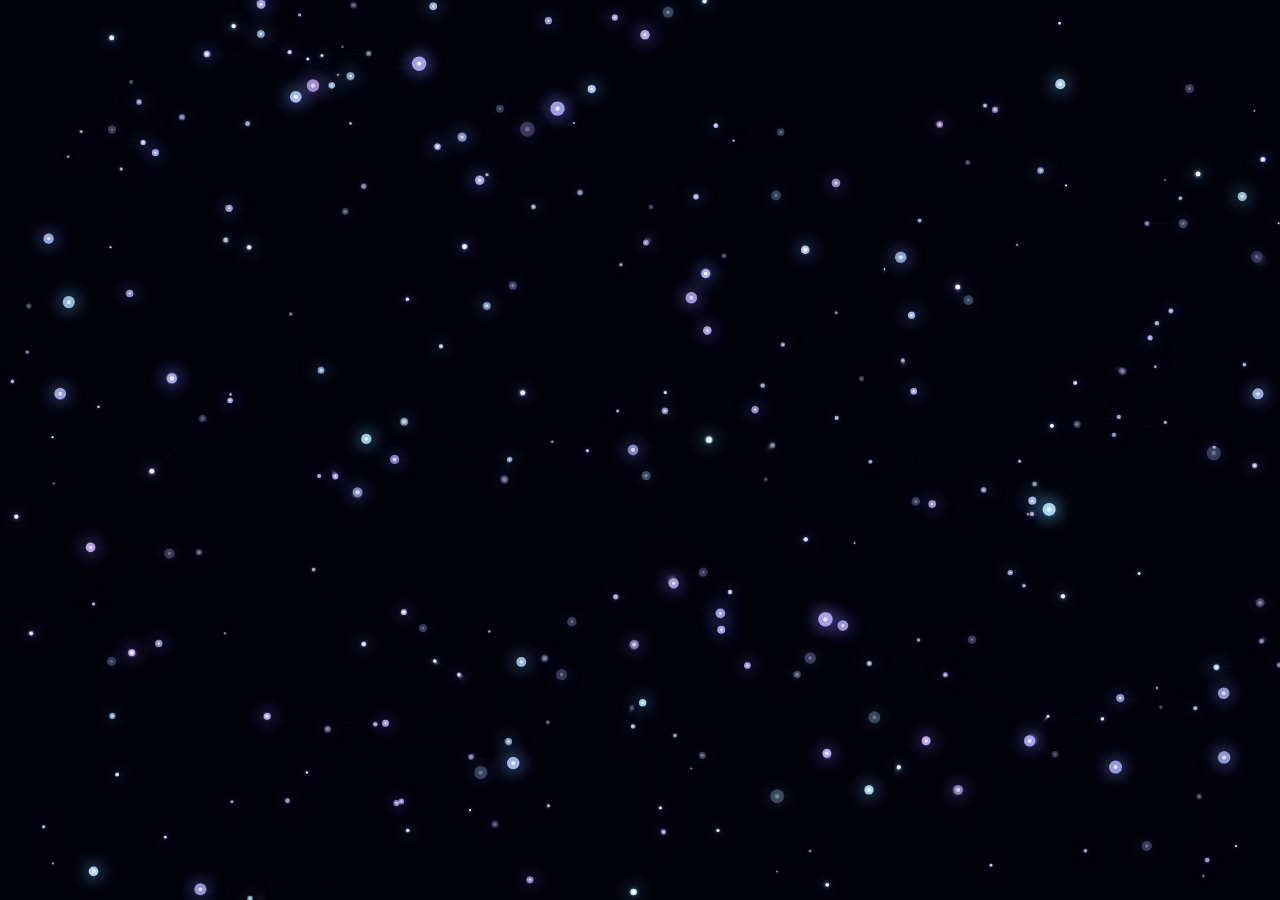
<file: index.html>
<!DOCTYPE html>
<html lang="en">
<head>
    <meta charset="UTF-8">
    <meta name="viewport" content="width=device-width, initial-scale=1.0">
    <title>Quantum Realm</title>
    <style>
        body, html {
            margin: 0;
            padding: 0;
            overflow: hidden;
            background: #000;
            height: 100vh;
            width: 100vw;
        }
        canvas {
            display: block;
        }
    </style>
</head>
<body>
    <canvas id="canvas"></canvas>

    <script>
        const canvas = document.getElementById('canvas');
        const ctx = canvas.getContext('2d', { alpha: true });
        
        let width, height;
        let particles = [];
        let mouse = { x: 0, y: 0, active: false };
        let clicks = [];
        
        class Particle {
            constructor() {
                this.reset();
            }
            
            reset() {
                this.x = Math.random() * width;
                this.y = Math.random() * height;
                this.vx = (Math.random() - 0.5) * 1.2;
                this.vy = (Math.random() - 0.5) * 1.2;
                this.size = Math.random() * 3.5 + 1.5;
                this.hue = Math.random() * 60 + 200; // blue to purple
                this.phase = Math.random() * Math.PI * 2;
                this.speed = Math.random() * 0.8 + 0.4;
            }
            
            update() {
                // Quantum-like movement: base velocity + wave oscillation
                this.phase += 0.08;
                
                const waveX = Math.sin(this.phase) * 0.6;
                const waveY = Math.cos(this.phase * 1.3) * 0.6;
                
                this.vx += waveX * 0.015;
                this.vy += waveY * 0.015;
                
                // Gentle mouse influence
                if (mouse.active) {
                    const dx = mouse.x - this.x;
                    const dy = mouse.y - this.y;
                    const dist = Math.sqrt(dx * dx + dy * dy);
                    
                    if (dist < 300 && dist > 0) {
                        const force = (300 - dist) / 300;
                        this.vx += (dx / dist) * force * 0.18;
                        this.vy += (dy / dist) * force * 0.18;
                    }
                }
                
                // Damping
                this.vx *= 0.975;
                this.vy *= 0.975;
                
                // Speed limit
                const speed = Math.sqrt(this.vx * this.vx + this.vy * this.vy);
                if (speed > 4) {
                    this.vx = (this.vx / speed) * 4;
                    this.vy = (this.vy / speed) * 4;
                }
                
                this.x += this.vx * this.speed;
                this.y += this.vy * this.speed;
                
                // Wrap around edges
                if (this.x < 0) this.x = width;
                if (this.x > width) this.x = 0;
                if (this.y < 0) this.y = height;
                if (this.y > height) this.y = 0;
                
                // Occasional quantum jump
                if (Math.random() < 0.003) {
                    this.vx += (Math.random() - 0.5) * 6;
                    this.vy += (Math.random() - 0.5) * 6;
                }
            }
            
            draw() {
                const pulse = Math.sin(this.phase * 3) * 0.5 + 1;
                const alpha = 0.6 + Math.sin(this.phase) * 0.4;
                
                ctx.save();
                ctx.globalAlpha = alpha;
                
                // Glow
                ctx.shadowBlur = 18;
                ctx.shadowColor = `hsl(${this.hue}, 100%, 75%)`;
                
                ctx.fillStyle = `hsl(${this.hue}, 100%, 85%)`;
                ctx.beginPath();
                ctx.arc(this.x, this.y, this.size * pulse, 0, Math.PI * 2);
                ctx.fill();
                
                // Core
                ctx.shadowBlur = 4;
                ctx.fillStyle = '#ffffff';
                ctx.beginPath();
                ctx.arc(this.x, this.y, this.size * 0.45, 0, Math.PI * 2);
                ctx.fill();
                
                ctx.restore();
            }
        }
        
        function resize() {
            width = window.innerWidth;
            height = window.innerHeight;
            canvas.width = width;
            canvas.height = height;
        }
        
        function createParticles(count) {
            particles = [];
            for (let i = 0; i < count; i++) {
                particles.push(new Particle());
            }
        }
        
        function drawConnections() {
            ctx.save();
            ctx.strokeStyle = 'rgba(140, 180, 255, 0.12)';
            ctx.lineWidth = 1.2;
            
            for (let i = 0; i < particles.length; i++) {
                const p1 = particles[i];
                
                for (let j = i + 1; j < particles.length; j += 2) { // skip some for performance
                    const p2 = particles[j];
                    const dx = p1.x - p2.x;
                    const dy = p1.y - p2.y;
                    const distSq = dx * dx + dy * dy;
                    
                    if (distSq < 160 * 160 && distSq > 4) {
                        const alpha = (1 - Math.sqrt(distSq) / 160) * 0.18;
                        ctx.globalAlpha = alpha;
                        ctx.beginPath();
                        ctx.moveTo(p1.x, p1.y);
                        ctx.lineTo(p2.x, p2.y);
                        ctx.stroke();
                    }
                }
            }
            ctx.restore();
        }
        
        function drawClickEffects() {
            for (let i = clicks.length - 1; i >= 0; i--) {
                const c = clicks[i];
                const progress = c.life / c.maxLife;
                
                // Expanding wave ring
                ctx.save();
                ctx.globalAlpha = (1 - progress) * 0.6;
                ctx.strokeStyle = `hsl(260, 90%, 85%)`;
                ctx.lineWidth = 3;
                ctx.beginPath();
                ctx.arc(c.x, c.y, c.radius, 0, Math.PI * 2);
                ctx.stroke();
                
                // Inner energy burst
                ctx.globalAlpha = (1 - progress) * 0.3;
                ctx.lineWidth = 8;
                ctx.beginPath();
                ctx.arc(c.x, c.y, c.radius * 0.6, 0, Math.PI * 2);
                ctx.stroke();
                ctx.restore();
                
                c.radius += 6.5;
                c.life--;
                
                if (c.life <= 0) {
                    clicks.splice(i, 1);
                }
            }
        }
        
        function animate() {
            // Soft trail effect
            ctx.fillStyle = 'rgba(3, 3, 12, 0.65)';
            ctx.fillRect(0, 0, width, height);
            
            // Update particles
            for (let i = 0; i < particles.length; i++) {
                particles[i].update();
            }
            
            // Draw connections
            drawConnections();
            
            // Draw particles
            for (let i = 0; i < particles.length; i++) {
                particles[i].draw();
            }
            
            // Click effects
            drawClickEffects();
            
            requestAnimationFrame(animate);
        }
        
        function init() {
            resize();
            createParticles(280); // Balanced for performance
            
            // Mouse tracking
            window.addEventListener('mousemove', (e) => {
                mouse.x = e.clientX;
                mouse.y = e.clientY;
                mouse.active = true;
            });
            
            window.addEventListener('mouseleave', () => {
                mouse.active = false;
            });
            
            // Click reaction - quantum disturbance
            window.addEventListener('click', (e) => {
                clicks.push({
                    x: e.clientX,
                    y: e.clientY,
                    radius: 10,
                    life: 45,
                    maxLife: 45
                });
                
                // Push nearby particles
                for (let i = 0; i < particles.length; i++) {
                    const p = particles[i];
                    const dx = p.x - e.clientX;
                    const dy = p.y - e.clientY;
                    const dist = Math.hypot(dx, dy);
                    
                    if (dist < 220 && dist > 0) {
                        const force = (220 - dist) / 220 * 8;
                        p.vx += (dx / dist) * force;
                        p.vy += (dy / dist) * force;
                        // Color shift on disturbance
                        p.hue = (p.hue + 40) % 360;
                    }
                }
            });
            
            // Handle resize
            window.addEventListener('resize', () => {
                resize();
                // Reposition particles on resize
                for (let i = 0; i < particles.length; i++) {
                    if (particles[i].x > width) particles[i].x = width * Math.random();
                    if (particles[i].y > height) particles[i].y = height * Math.random();
                }
            });
            
            animate();
        }
        
        window.onload = init;
    </script>
</body>
</html>
</file>
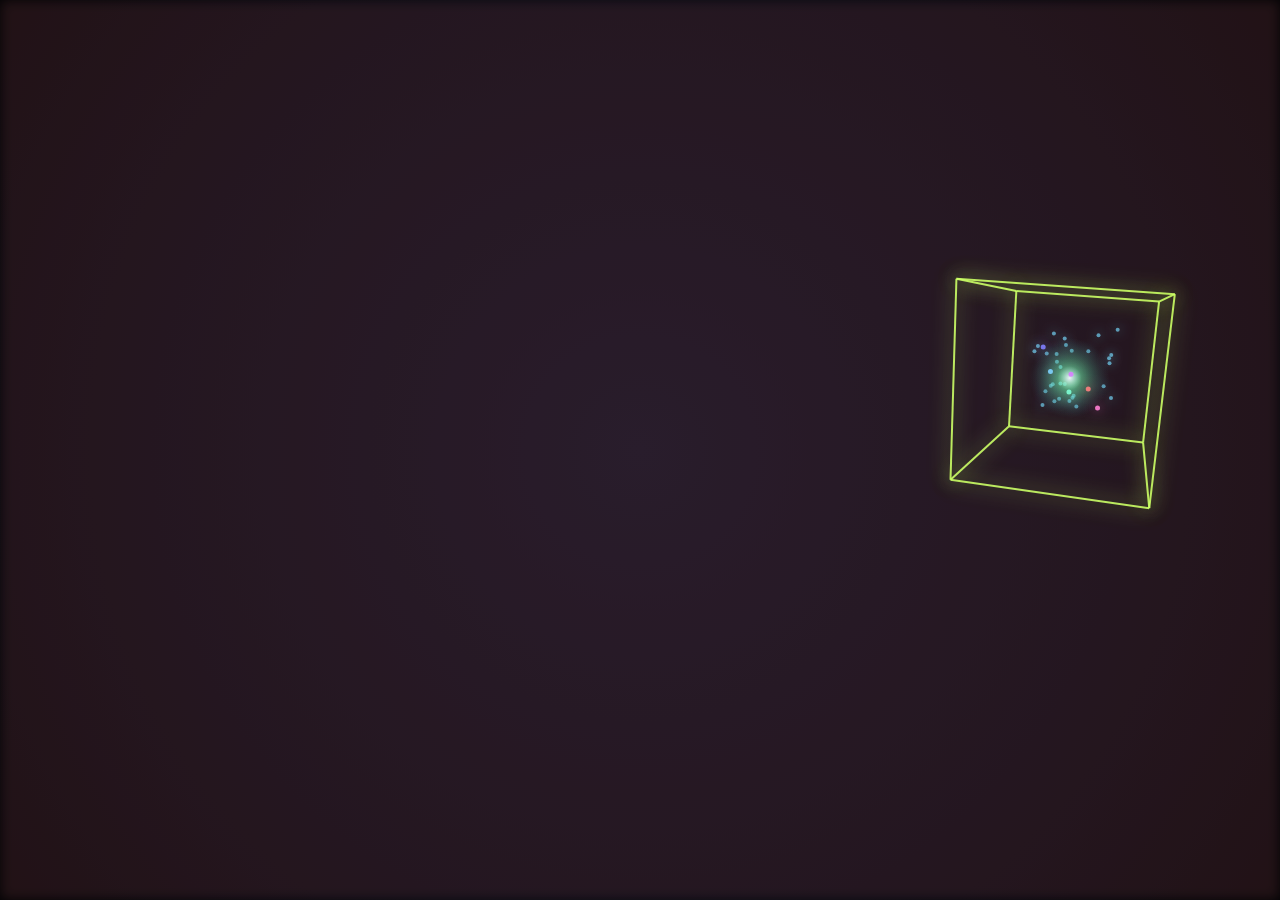
<file: cube/index.html>
<!DOCTYPE html>
<html lang="en">
<head>
  <meta charset="UTF-8" />
  <meta name="viewport" content="width=device-width, initial-scale=1.0" />
  <title>Quantum Shape</title>
  <style>
    html, body {
      margin: 0;
      width: 100%;
      height: 100%;
      overflow: hidden;
      background: radial-gradient(circle at center, #0b1020 0%, #03060d 70%, #000 100%);
    }

    canvas {
      display: block;
      width: 100vw;
      height: 100vh;
    }
  </style>
</head>
<body>
  <canvas id="c"></canvas>

  <script>
    const canvas = document.getElementById("c");
    const ctx = canvas.getContext("2d");

    let w = canvas.width = window.innerWidth;
    let h = canvas.height = window.innerHeight;

    window.addEventListener("resize", () => {
      w = canvas.width = window.innerWidth;
      h = canvas.height = window.innerHeight;
    });

    // 3D-ish "quantum" polyhedron vertices
    const vertices = [
      [-1, -1, -1], [ 1, -1, -1], [ 1,  1, -1], [-1,  1, -1],
      [-1, -1,  1], [ 1, -1,  1], [ 1,  1,  1], [-1,  1,  1]
    ];

    const edges = [
      [0,1],[1,2],[2,3],[3,0],
      [4,5],[5,6],[6,7],[7,4],
      [0,4],[1,5],[2,6],[3,7]
    ];

    const shape = {
      x: w * 0.5,
      y: h * 0.5,
      z: 0,
      size: 85,
      vx: 0.55,
      vy: 0.42,
      rx: 0,
      ry: 0,
      rz: 0
    };

    const particles = [];
    const cornerRadius = 70;

    function teleport() {
      shape.x = 100 + Math.random() * (w - 200);
      shape.y = 100 + Math.random() * (h - 200);
      shape.vx = (Math.random() * 1.2 - 0.6) || 0.4;
      shape.vy = (Math.random() * 1.2 - 0.6) || -0.4;

      for (let i = 0; i < 30; i++) {
        particles.push({
          x: shape.x,
          y: shape.y,
          vx: (Math.random() - 0.5) * 5,
          vy: (Math.random() - 0.5) * 5,
          life: 1
        });
      }
    }

    function nearCorner(x, y) {
      const corners = [
        [0, 0],
        [w, 0],
        [0, h],
        [w, h]
      ];

      return corners.some(([cx, cy]) => {
        const dx = x - cx;
        const dy = y - cy;
        return Math.sqrt(dx * dx + dy * dy) < cornerRadius;
      });
    }

    function rotate3D([x, y, z], ax, ay, az) {
      // Rotate X
      let dy = y * Math.cos(ax) - z * Math.sin(ax);
      let dz = y * Math.sin(ax) + z * Math.cos(ax);
      y = dy; z = dz;

      // Rotate Y
      let dx = x * Math.cos(ay) + z * Math.sin(ay);
      dz = -x * Math.sin(ay) + z * Math.cos(ay);
      x = dx; z = dz;

      // Rotate Z
      dx = x * Math.cos(az) - y * Math.sin(az);
      dy = x * Math.sin(az) + y * Math.cos(az);
      x = dx; y = dy;

      return [x, y, z];
    }

    function project([x, y, z]) {
      const depth = 400;
      const scale = depth / (depth + z);
      return [x * scale, y * scale, scale];
    }

    function drawQuantumShape(time) {
      const pulse = 1 + Math.sin(time * 0.002) * 0.12;
      const projected = [];

      for (const v of vertices) {
        const r = rotate3D(v, shape.rx, shape.ry, shape.rz);
        const p = project([
          r[0] * shape.size * pulse,
          r[1] * shape.size * pulse,
          r[2] * shape.size * pulse
        ]);
        projected.push([
          shape.x + p[0],
          shape.y + p[1],
          p[2]
        ]);
      }

      // Glow lines
      ctx.save();
      ctx.lineWidth = 2;
      ctx.shadowBlur = 20;
      ctx.shadowColor = `hsla(${(time * 0.05) % 360}, 100%, 70%, 0.9)`;
      ctx.strokeStyle = `hsla(${(time * 0.05) % 360}, 100%, 70%, 0.9)`;

      for (const [a, b] of edges) {
        ctx.beginPath();
        ctx.moveTo(projected[a][0], projected[a][1]);
        ctx.lineTo(projected[b][0], projected[b][1]);
        ctx.stroke();
      }

      ctx.restore();

      // Core glow
      const grad = ctx.createRadialGradient(shape.x, shape.y, 0, shape.x, shape.y, 40);
      grad.addColorStop(0, "rgba(255,255,255,0.9)");
      grad.addColorStop(0.3, `hsla(${(time * 0.08) % 360}, 100%, 70%, 0.35)`);
      grad.addColorStop(1, "rgba(0,0,0,0)");

      ctx.fillStyle = grad;
      ctx.beginPath();
      ctx.arc(shape.x, shape.y, 45, 0, Math.PI * 2);
      ctx.fill();

      // Orbiting quantum sparks
      for (let i = 0; i < 6; i++) {
        const angle = time * 0.001 + i * (Math.PI * 2 / 6);
        const radius = 26 + Math.sin(time * 0.003 + i) * 10;
        const px = shape.x + Math.cos(angle) * radius;
        const py = shape.y + Math.sin(angle * 1.3) * radius;

        ctx.beginPath();
        ctx.fillStyle = `hsla(${(time * 0.1 + i * 40) % 360}, 100%, 75%, 0.9)`;
        ctx.shadowBlur = 12;
        ctx.shadowColor = ctx.fillStyle;
        ctx.arc(px, py, 2.5, 0, Math.PI * 2);
        ctx.fill();
      }
    }

    function drawParticles() {
      for (let i = particles.length - 1; i >= 0; i--) {
        const p = particles[i];
        p.x += p.vx;
        p.y += p.vy;
        p.life -= 0.02;

        ctx.beginPath();
        ctx.fillStyle = `rgba(120, 220, 255, ${Math.max(p.life, 0)})`;
        ctx.shadowBlur = 10;
        ctx.shadowColor = "rgba(120,220,255,0.8)";
        ctx.arc(p.x, p.y, 2, 0, Math.PI * 2);
        ctx.fill();

        if (p.life <= 0) particles.splice(i, 1);
      }
    }

    function animate(time) {
      ctx.clearRect(0, 0, w, h);

      // Slight motion blur/trail
      ctx.fillStyle = "rgba(3, 6, 13, 0.18)";
      ctx.fillRect(0, 0, w, h);

      shape.x += shape.vx;
      shape.y += shape.vy;

      // Slow movement across the screen
      if (shape.x < 40 || shape.x > w - 40) shape.vx *= -1;
      if (shape.y < 40 || shape.y > h - 40) shape.vy *= -1;

      // Teleport if touching a corner
      if (nearCorner(shape.x, shape.y)) {
        teleport();
      }

      // Continuous 3D rotation
      shape.rx += 0.01;
      shape.ry += 0.008;
      shape.rz += 0.006;

      drawParticles();
      drawQuantumShape(time);

      requestAnimationFrame(animate);
    }

    teleport(); // start at random spot
    requestAnimationFrame(animate);
  </script>
</body>
</html>
</file>
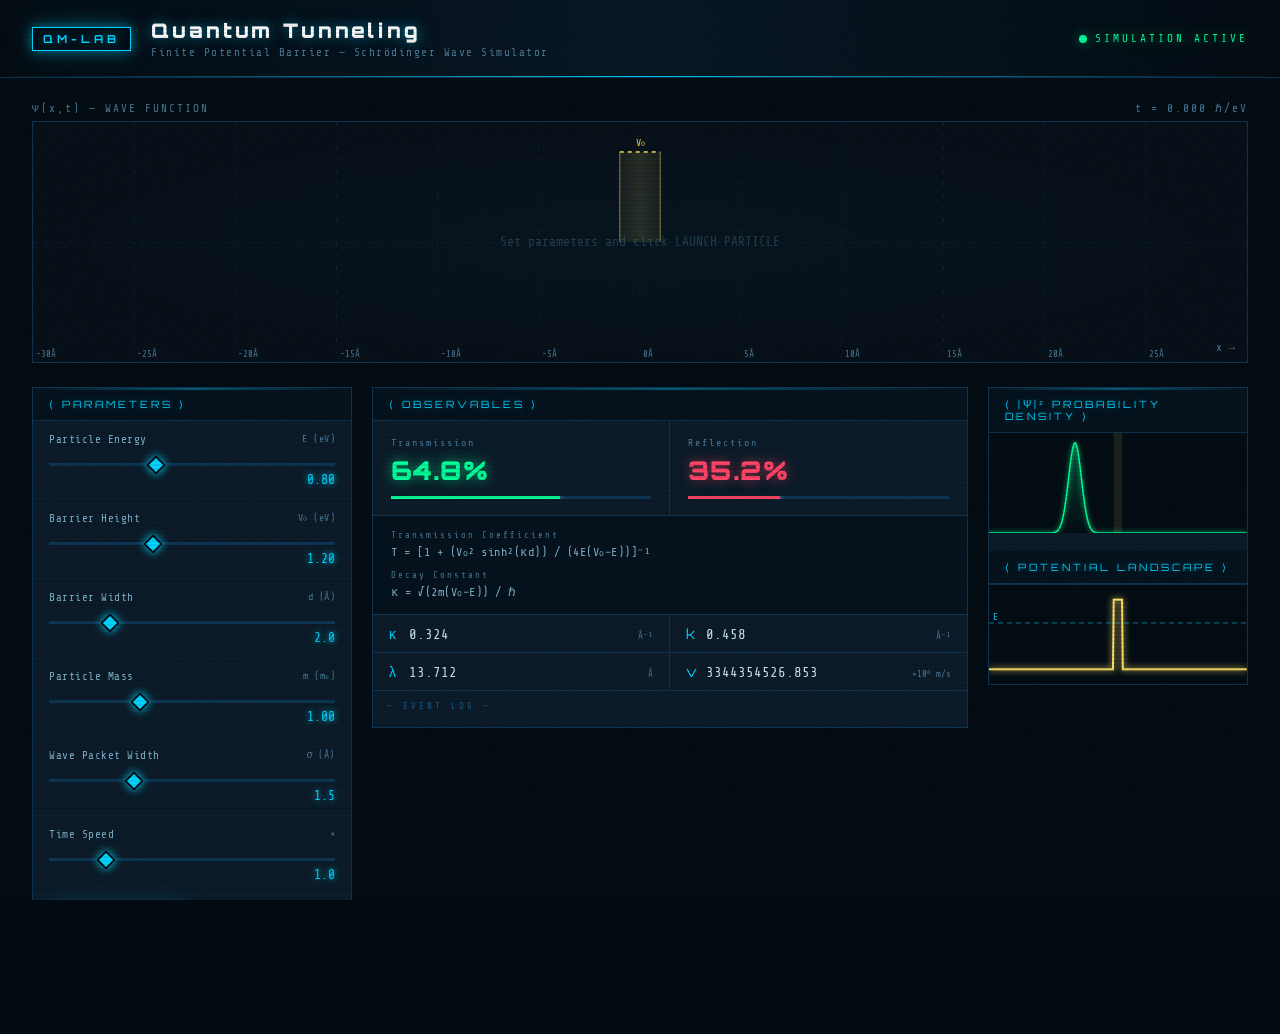
<file: Quantum_Tunnel_Simulation/index.html>
<!DOCTYPE html>
<html lang="en">
<head>
  <meta charset="UTF-8" />
  <meta name="viewport" content="width=device-width, initial-scale=1.0" />
  <title>Quantum Tunneling Simulator</title>
  <link rel="stylesheet" href="style.css" />
  <link href="https://fonts.googleapis.com/css2?family=Share+Tech+Mono&family=Orbitron:wght@400;700;900&display=swap" rel="stylesheet" />
</head>
<body>

  <div class="scanline"></div>
  <div class="noise"></div>

  <header>
    <div class="header-left">
      <span class="lab-badge">QM-LAB</span>
      <div class="title-block">
        <h1>Quantum Tunneling</h1>
        <p class="subtitle">Finite Potential Barrier — Schrödinger Wave Simulator</p>
      </div>
    </div>
    <div class="header-right">
      <div class="status-dot"></div>
      <span class="status-text">SIMULATION ACTIVE</span>
    </div>
  </header>

  <main>
    <section class="canvas-section">
      <div class="canvas-label top-label">
        <span>Ψ(x,t) — WAVE FUNCTION</span>
        <span id="time-display">t = 0.000 ℏ/eV</span>
      </div>
      <div class="canvas-wrap">
        <canvas id="mainCanvas"></canvas>
        <div class="axis-x"><span>x →</span></div>
      </div>
    </section>

    <section class="panels">

      <!-- Controls -->
      <div class="panel" id="controls-panel">
        <div class="panel-header">⟨ PARAMETERS ⟩</div>

        <div class="control-group">
          <label>Particle Energy <span class="unit">E (eV)</span></label>
          <input type="range" id="energy" min="0.1" max="2.0" step="0.01" value="0.8" />
          <span class="val" id="energy-val">0.80</span>
        </div>

        <div class="control-group">
          <label>Barrier Height <span class="unit">V₀ (eV)</span></label>
          <input type="range" id="barrier-height" min="0.2" max="3.0" step="0.01" value="1.2" />
          <span class="val" id="barrier-height-val">1.20</span>
        </div>

        <div class="control-group">
          <label>Barrier Width <span class="unit">d (Å)</span></label>
          <input type="range" id="barrier-width" min="0.5" max="8.0" step="0.1" value="2.0" />
          <span class="val" id="barrier-width-val">2.0</span>
        </div>

        <div class="control-group">
          <label>Particle Mass <span class="unit">m (mₑ)</span></label>
          <input type="range" id="mass" min="0.1" max="3.0" step="0.05" value="1.0" />
          <span class="val" id="mass-val">1.00</span>
        </div>

        <div class="control-group">
          <label>Wave Packet Width <span class="unit">σ (Å)</span></label>
          <input type="range" id="sigma" min="0.5" max="4.0" step="0.1" value="1.5" />
          <span class="val" id="sigma-val">1.5</span>
        </div>

        <div class="control-group">
          <label>Time Speed <span class="unit">×</span></label>
          <input type="range" id="speed" min="0.1" max="5.0" step="0.1" value="1.0" />
          <span class="val" id="speed-val">1.0</span>
        </div>

        <div class="btn-row">
          <button id="btn-launch">LAUNCH PARTICLE</button>
          <button id="btn-reset" class="secondary">RESET</button>
        </div>
      </div>

      <!-- Probability & Stats -->
      <div class="panel" id="stats-panel">
        <div class="panel-header">⟨ OBSERVABLES ⟩</div>

        <div class="stat-grid">
          <div class="stat-box" id="stat-T">
            <div class="stat-label">Transmission</div>
            <div class="stat-value" id="val-T">—</div>
            <div class="stat-bar"><div class="stat-fill" id="fill-T"></div></div>
          </div>
          <div class="stat-box" id="stat-R">
            <div class="stat-label">Reflection</div>
            <div class="stat-value" id="val-R">—</div>
            <div class="stat-bar"><div class="stat-fill" id="fill-R" style="background:var(--reflect)"></div></div>
          </div>
        </div>

        <div class="formula-box">
          <div class="formula-label">Transmission Coefficient</div>
          <div class="formula">
            T = [1 + (V₀² sinh²(κd)) / (4E(V₀−E))]⁻¹
          </div>
          <div class="formula-label" style="margin-top:10px">Decay Constant</div>
          <div class="formula">
            κ = √(2m(V₀−E)) / ℏ
          </div>
        </div>

        <div class="readout-grid">
          <div class="readout">
            <span class="ro-label">κ</span>
            <span class="ro-val" id="ro-kappa">—</span>
            <span class="ro-unit">Å⁻¹</span>
          </div>
          <div class="readout">
            <span class="ro-label">k</span>
            <span class="ro-val" id="ro-k">—</span>
            <span class="ro-unit">Å⁻¹</span>
          </div>
          <div class="readout">
            <span class="ro-label">λ</span>
            <span class="ro-val" id="ro-lambda">—</span>
            <span class="ro-unit">Å</span>
          </div>
          <div class="readout">
            <span class="ro-label">v</span>
            <span class="ro-val" id="ro-v">—</span>
            <span class="ro-unit">×10⁶ m/s</span>
          </div>
        </div>

        <div class="event-log" id="event-log">
          <div class="log-header">— EVENT LOG —</div>
        </div>
      </div>

      <!-- Probability density mini-chart -->
      <div class="panel" id="prob-panel">
        <div class="panel-header">⟨ |Ψ|² PROBABILITY DENSITY ⟩</div>
        <canvas id="probCanvas"></canvas>
        <div class="panel-header" style="margin-top:18px">⟨ POTENTIAL LANDSCAPE ⟩</div>
        <canvas id="potCanvas"></canvas>
      </div>

    </section>
  </main>

  <footer>
    <span>Quantum Tunneling Simulator · Finite Square Barrier · Time-Dependent Schrödinger Equation</span>
    <span>ℏ = 1.055×10⁻³⁴ J·s · Energies in eV · Lengths in Å</span>
  </footer>

  <script src="physics.js"></script>
  <script src="renderer.js"></script>
  <script src="ui.js"></script>
</body>
</html>
</file>
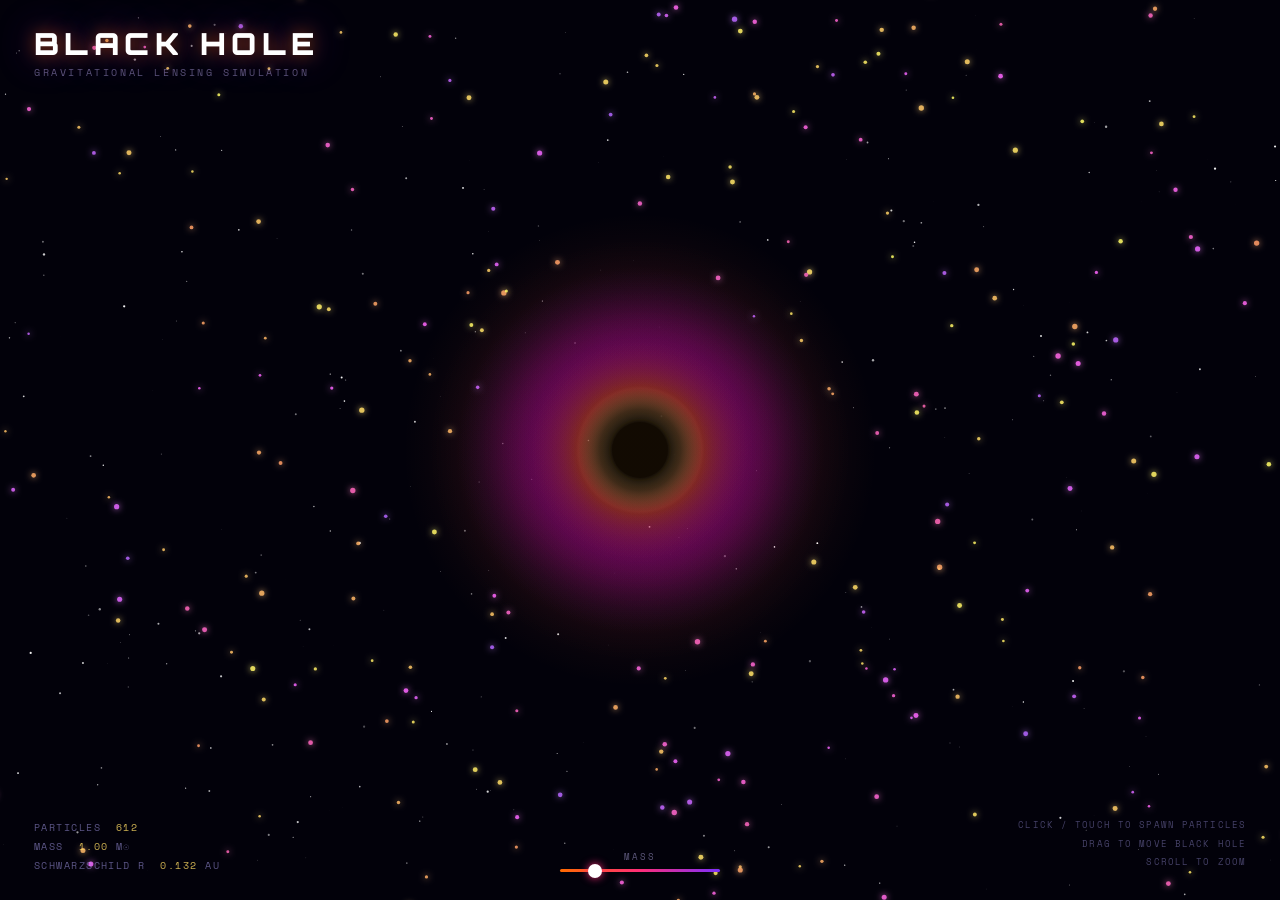
<file: blackhole/blackhole.html>
<!DOCTYPE html>
<html lang="en">
<head>
  <meta charset="UTF-8" />
  <meta name="viewport" content="width=device-width, initial-scale=1.0" />
  <title>Black Hole Simulation</title>
  <style>
    @import url('https://fonts.googleapis.com/css2?family=Space+Mono:ital,wght@0,400;0,700;1,400&family=Orbitron:wght@400;700;900&display=swap');

    :root {
      --singularity: #000000;
      --event-horizon: #0a0a0f;
      --accretion-inner: #ff6a00;
      --accretion-mid: #ff2d78;
      --accretion-outer: #7b2fff;
      --photon: #ffe066;
      --ui-text: rgba(200, 210, 255, 0.75);
      --ui-accent: #7b2fff;
      --glow-orange: rgba(255, 106, 0, 0.55);
      --glow-purple: rgba(123, 47, 255, 0.45);
    }

    *, *::before, *::after { box-sizing: border-box; margin: 0; padding: 0; }

    html, body {
      width: 100%; height: 100%;
      background: #02010a;
      overflow: hidden;
      font-family: 'Space Mono', monospace;
      color: var(--ui-text);
    }

    canvas {
      display: block;
      position: absolute;
      inset: 0;
      width: 100%;
      height: 100%;
    }

    /* ── UI overlay ── */
    #ui {
      position: absolute;
      inset: 0;
      pointer-events: none;
      display: flex;
      flex-direction: column;
      justify-content: space-between;
      padding: 28px 34px;
    }

    #title-block { pointer-events: none; }
    #title-block h1 {
      font-family: 'Orbitron', sans-serif;
      font-weight: 900;
      font-size: clamp(1.1rem, 2.5vw, 1.9rem);
      letter-spacing: 0.18em;
      text-transform: uppercase;
      color: #fff;
      text-shadow: 0 0 18px var(--glow-orange), 0 0 40px var(--glow-purple);
      line-height: 1;
    }
    #title-block p {
      margin-top: 6px;
      font-size: 0.65rem;
      letter-spacing: 0.25em;
      text-transform: uppercase;
      color: rgba(200,180,255,0.45);
    }

    #stats {
      display: flex;
      flex-direction: column;
      gap: 5px;
      font-size: 0.6rem;
      letter-spacing: 0.15em;
      text-transform: uppercase;
      color: rgba(180,170,255,0.5);
    }
    #stats span { display: block; }
    #stats b { color: rgba(255,220,100,0.8); font-weight: 400; }

    #controls {
      position: absolute;
      bottom: 28px;
      right: 34px;
      text-align: right;
      font-size: 0.58rem;
      letter-spacing: 0.12em;
      text-transform: uppercase;
      color: rgba(180,170,255,0.38);
      line-height: 2;
      pointer-events: none;
    }

    /* mass slider */
    #mass-wrap {
      position: absolute;
      bottom: 28px;
      left: 50%;
      transform: translateX(-50%);
      display: flex;
      flex-direction: column;
      align-items: center;
      gap: 6px;
      pointer-events: all;
    }
    #mass-wrap label {
      font-size: 0.58rem;
      letter-spacing: 0.2em;
      text-transform: uppercase;
      color: rgba(200,190,255,0.45);
    }
    #massSlider {
      -webkit-appearance: none;
      appearance: none;
      width: 160px;
      height: 3px;
      background: linear-gradient(90deg, var(--accretion-inner), var(--accretion-mid), var(--accretion-outer));
      border-radius: 2px;
      outline: none;
      cursor: pointer;
    }
    #massSlider::-webkit-slider-thumb {
      -webkit-appearance: none;
      width: 14px; height: 14px;
      border-radius: 50%;
      background: #fff;
      box-shadow: 0 0 8px var(--accretion-mid);
    }
  </style>
</head>
<body>

<canvas id="c"></canvas>

<div id="ui">
  <div id="title-block">
    <h1>Black Hole</h1>
    <p>Gravitational Lensing Simulation</p>
  </div>
  <div id="stats">
    <span>Particles &nbsp;<b id="sParticles">0</b></span>
    <span>Mass &nbsp;<b id="sMass">1.00</b> M☉</span>
    <span>Schwarzschild r &nbsp;<b id="sRadius">—</b> AU</span>
  </div>
</div>

<div id="controls">
  Click / touch to spawn particles<br>
  Drag to move black hole<br>
  Scroll to zoom
</div>

<div id="mass-wrap">
  <label>Mass</label>
  <input type="range" id="massSlider" min="0.3" max="4" step="0.01" value="1">
</div>

<script>
/* ───────────────────────────────────────────
   BLACK HOLE SIMULATION
   Newtonian gravity + relativistic-ish lensing effect on canvas
─────────────────────────────────────────── */
const canvas = document.getElementById('c');
const ctx    = canvas.getContext('2d');

let W, H, cx, cy;
function resize() {
  W = canvas.width  = window.innerWidth;
  H = canvas.height = window.innerHeight;
  cx = W / 2;  cy = H / 2;
}
resize();
window.addEventListener('resize', resize);

// ── Black hole state ──
const bh = {
  x: cx, y: cy,
  mass: 1.0,       // solar masses (visual scale)
  get rs() { return 28 * this.mass; },          // Schwarzschild radius (px)
  get accOuter() { return this.rs * 6.5; },     // accretion disk outer
  get photonR()  { return this.rs * 1.5; }      // photon sphere
};

// ── Particle pool ──
const MAX  = 1200;
const particles = [];

function spawnParticle(x, y, vx, vy, type='stream') {
  if (particles.length >= MAX) particles.splice(0, 50);
  const hue = Math.random() < 0.6
    ? 20  + Math.random()*40   // orange-yellow
    : 270 + Math.random()*60;  // purple-pink
  particles.push({
    x, y, vx, vy,
    hue,
    life: 1,
    dead: false,
    size: 1.2 + Math.random()*1.5,
    type
  });
}

// spawn background star-dust at start
function spawnBackground() {
  for (let i = 0; i < 600; i++) {
    const angle = Math.random() * Math.PI * 2;
    const dist  = bh.accOuter * (1.3 + Math.random() * 5);
    const x = bh.x + Math.cos(angle) * dist;
    const y = bh.y + Math.sin(angle) * dist;
    // orbital tangential velocity (counter-clockwise)
    const v = Math.sqrt(bh.mass * 1200 / dist) * (0.5 + Math.random() * 0.5);
    spawnParticle(x, y, -Math.sin(angle)*v, Math.cos(angle)*v, 'orbit');
  }
}

// ── Gravitational attraction ──
function gravity(p) {
  const dx = bh.x - p.x;
  const dy = bh.y - p.y;
  const distSq = dx*dx + dy*dy;
  const dist   = Math.sqrt(distSq);
  if (dist < 1) return;
  // F = GM/r²  (G & M folded into bhMass scale)
  const G  = 4000 * bh.mass;
  const f  = G / distSq;
  p.vx += (dx / dist) * f;
  p.vy += (dy / dist) * f;

  // speed clamp (relativistic cap)
  const spd = Math.sqrt(p.vx*p.vx + p.vy*p.vy);
  const cap = 28 + 5*bh.mass;
  if (spd > cap) { p.vx *= cap/spd; p.vy *= cap/spd; }
}

// ── Star field (static) ──
const stars = Array.from({length: 280}, () => ({
  x: Math.random(),
  y: Math.random(),
  r: Math.random() * 1.2,
  a: 0.3 + Math.random() * 0.7
}));

// ── Lensing distortion helper ──
// We'll do a radial pixel-shift on a snapshot – simple but effective
let lensBuffer = null;
let lensCtx    = null;
function ensureLens() {
  if (!lensBuffer || lensBuffer.width !== W) {
    lensBuffer = document.createElement('canvas');
    lensBuffer.width  = W;
    lensBuffer.height = H;
    lensCtx = lensBuffer.getContext('2d');
  }
}

// ── Drawing helpers ──
function drawStars() {
  ctx.save();
  for (const s of stars) {
    const sx = s.x * W, sy = s.y * H;
    // skip if inside event horizon
    const dx = sx - bh.x, dy = sy - bh.y;
    if (dx*dx + dy*dy < bh.rs*bh.rs*1.5) continue;
    ctx.globalAlpha = s.a;
    ctx.fillStyle   = '#fff';
    ctx.beginPath();
    ctx.arc(sx, sy, s.r, 0, Math.PI*2);
    ctx.fill();
  }
  ctx.restore();
}

function drawAccretionDisk() {
  const { x, y, rs, accOuter } = bh;
  // outer glow rings
  for (let i = 5; i > 0; i--) {
    const r  = accOuter * (0.6 + i * 0.14);
    const al = 0.02 + i * 0.015;
    const g  = ctx.createRadialGradient(x, y, rs, x, y, r);
    g.addColorStop(0,   `hsla(290,100%,60%,0)`);
    g.addColorStop(0.5, `hsla(330,100%,55%,${al})`);
    g.addColorStop(1,   `hsla(25,100%,55%,0)`);
    ctx.beginPath();
    ctx.arc(x, y, r, 0, Math.PI*2);
    ctx.fillStyle = g;
    ctx.fill();
  }

  // inner hot ring
  const grad = ctx.createRadialGradient(x, y, rs*0.9, x, y, accOuter);
  grad.addColorStop(0,    'hsla(50,100%,90%,0.9)');
  grad.addColorStop(0.08, 'hsla(35,100%,70%,0.7)');
  grad.addColorStop(0.25, 'hsla(15,100%,55%,0.4)');
  grad.addColorStop(0.55, 'hsla(300,100%,45%,0.18)');
  grad.addColorStop(1,    'hsla(260,100%,35%,0)');
  ctx.beginPath();
  ctx.arc(x, y, accOuter, 0, Math.PI*2);
  ctx.fillStyle = grad;
  ctx.fill();
}

function drawEventHorizon() {
  const { x, y, rs } = bh;
  // black disc
  ctx.beginPath();
  ctx.arc(x, y, rs, 0, Math.PI*2);
  ctx.fillStyle = '#000';
  ctx.fill();

  // photon ring
  ctx.beginPath();
  ctx.arc(x, y, rs * 1.08, 0, Math.PI*2);
  ctx.strokeStyle = 'rgba(255,220,80,0.65)';
  ctx.lineWidth   = 1.5;
  ctx.stroke();

  // outer shadow
  const shadow = ctx.createRadialGradient(x, y, rs*0.95, x, y, rs*2.2);
  shadow.addColorStop(0,   'rgba(0,0,0,1)');
  shadow.addColorStop(0.4, 'rgba(0,0,0,0.7)');
  shadow.addColorStop(1,   'rgba(0,0,0,0)');
  ctx.beginPath();
  ctx.arc(x, y, rs*2.2, 0, Math.PI*2);
  ctx.fillStyle = shadow;
  ctx.fill();
}

function drawParticles() {
  for (const p of particles) {
    if (p.dead) continue;
    const al = p.life * 0.85;
    ctx.globalAlpha = al;
    ctx.beginPath();
    ctx.arc(p.x, p.y, p.size, 0, Math.PI*2);
    ctx.fillStyle = `hsl(${p.hue},100%,70%)`;
    ctx.shadowColor = `hsl(${p.hue},100%,75%)`;
    ctx.shadowBlur  = 6;
    ctx.fill();
  }
  ctx.globalAlpha  = 1;
  ctx.shadowBlur   = 0;
}

// ── Main loop ──
let lastTime = 0;
function loop(ts) {
  const dt = Math.min((ts - lastTime) / 16.67, 3); // normalized to 60fps
  lastTime = ts;

  // clear
  ctx.clearRect(0, 0, W, H);

  // deep space bg
  ctx.fillStyle = '#02010a';
  ctx.fillRect(0, 0, W, H);

  drawStars();
  drawAccretionDisk();

  // update + draw particles
  for (let i = particles.length - 1; i >= 0; i--) {
    const p = particles[i];
    if (p.dead) { particles.splice(i, 1); continue; }

    gravity(p);
    p.x += p.vx * dt;
    p.y += p.vy * dt;

    const dx   = p.x - bh.x, dy = p.y - bh.y;
    const dist = Math.sqrt(dx*dx + dy*dy);

    // absorbed
    if (dist < bh.rs * 0.92) { p.dead = true; continue; }

    // fade out if far
    if (dist > Math.max(W, H) * 1.4) { p.dead = true; continue; }

    // fade near horizon
    if (dist < bh.rs * 2.5) p.life -= 0.06 * dt;
    else p.life = Math.min(1, p.life + 0.002 * dt);
    if (p.life <= 0) { p.dead = true; }
  }
  drawParticles();
  drawEventHorizon();

  // top ambient glow
  ctx.save();
  ctx.globalCompositeOperation = 'screen';
  const ambGrad = ctx.createRadialGradient(bh.x, bh.y, bh.rs*1.1, bh.x, bh.y, bh.rs*4);
  ambGrad.addColorStop(0,   'rgba(255,150,30,0.07)');
  ambGrad.addColorStop(0.4, 'rgba(200,50,150,0.04)');
  ambGrad.addColorStop(1,   'rgba(80,20,200,0)');
  ctx.fillStyle = ambGrad;
  ctx.beginPath();
  ctx.arc(bh.x, bh.y, bh.rs*4, 0, Math.PI*2);
  ctx.fill();
  ctx.restore();

  // replenish orbital particles
  if (Math.random() < 0.4) {
    const angle = Math.random() * Math.PI * 2;
    const dist  = bh.accOuter * (1.5 + Math.random() * 4);
    const x = bh.x + Math.cos(angle) * dist;
    const y = bh.y + Math.sin(angle) * dist;
    const v = Math.sqrt(bh.mass * 1200 / dist) * (0.6 + Math.random()*0.6);
    spawnParticle(x, y, -Math.sin(angle)*v, Math.cos(angle)*v, 'orbit');
  }

  // HUD
  document.getElementById('sParticles').textContent = particles.filter(p=>!p.dead).length;
  document.getElementById('sMass').textContent      = bh.mass.toFixed(2);
  document.getElementById('sRadius').textContent    = (bh.rs * 0.0047).toFixed(3);

  requestAnimationFrame(loop);
}

// ── Init ──
spawnBackground();
requestAnimationFrame(loop);

// ── Interactions ──
// Click → burst of particles
function spawnBurst(mx, my) {
  for (let i = 0; i < 30; i++) {
    const angle = Math.random() * Math.PI * 2;
    const spd   = 1 + Math.random() * 3;
    spawnParticle(mx + (Math.random()-0.5)*20,
                  my + (Math.random()-0.5)*20,
                  Math.cos(angle)*spd,
                  Math.sin(angle)*spd,
                  'burst');
  }
}

// Drag BH
let dragging = false;
canvas.addEventListener('mousedown', e => {
  const dx = e.clientX - bh.x, dy = e.clientY - bh.y;
  if (dx*dx + dy*dy < (bh.rs*2.5)**2) { dragging = true; }
  else spawnBurst(e.clientX, e.clientY);
});
canvas.addEventListener('mousemove', e => {
  if (dragging) { bh.x = e.clientX; bh.y = e.clientY; }
});
canvas.addEventListener('mouseup', () => { dragging = false; });

// Touch support
let touchId = null;
canvas.addEventListener('touchstart', e => {
  e.preventDefault();
  const t = e.changedTouches[0];
  const dx = t.clientX - bh.x, dy = t.clientY - bh.y;
  if (dx*dx + dy*dy < (bh.rs*2.5)**2) { dragging = true; touchId = t.identifier; }
  else spawnBurst(t.clientX, t.clientY);
}, { passive: false });
canvas.addEventListener('touchmove', e => {
  e.preventDefault();
  for (const t of e.changedTouches) {
    if (t.identifier === touchId && dragging) { bh.x = t.clientX; bh.y = t.clientY; }
  }
}, { passive: false });
canvas.addEventListener('touchend', () => { dragging = false; touchId = null; });

// Scroll → mass
window.addEventListener('wheel', e => {
  bh.mass = Math.max(0.3, Math.min(4, bh.mass - e.deltaY * 0.001));
  document.getElementById('massSlider').value = bh.mass;
}, { passive: true });

// Slider → mass
document.getElementById('massSlider').addEventListener('input', e => {
  bh.mass = parseFloat(e.target.value);
});
</script>
</body>
</html>
</file>
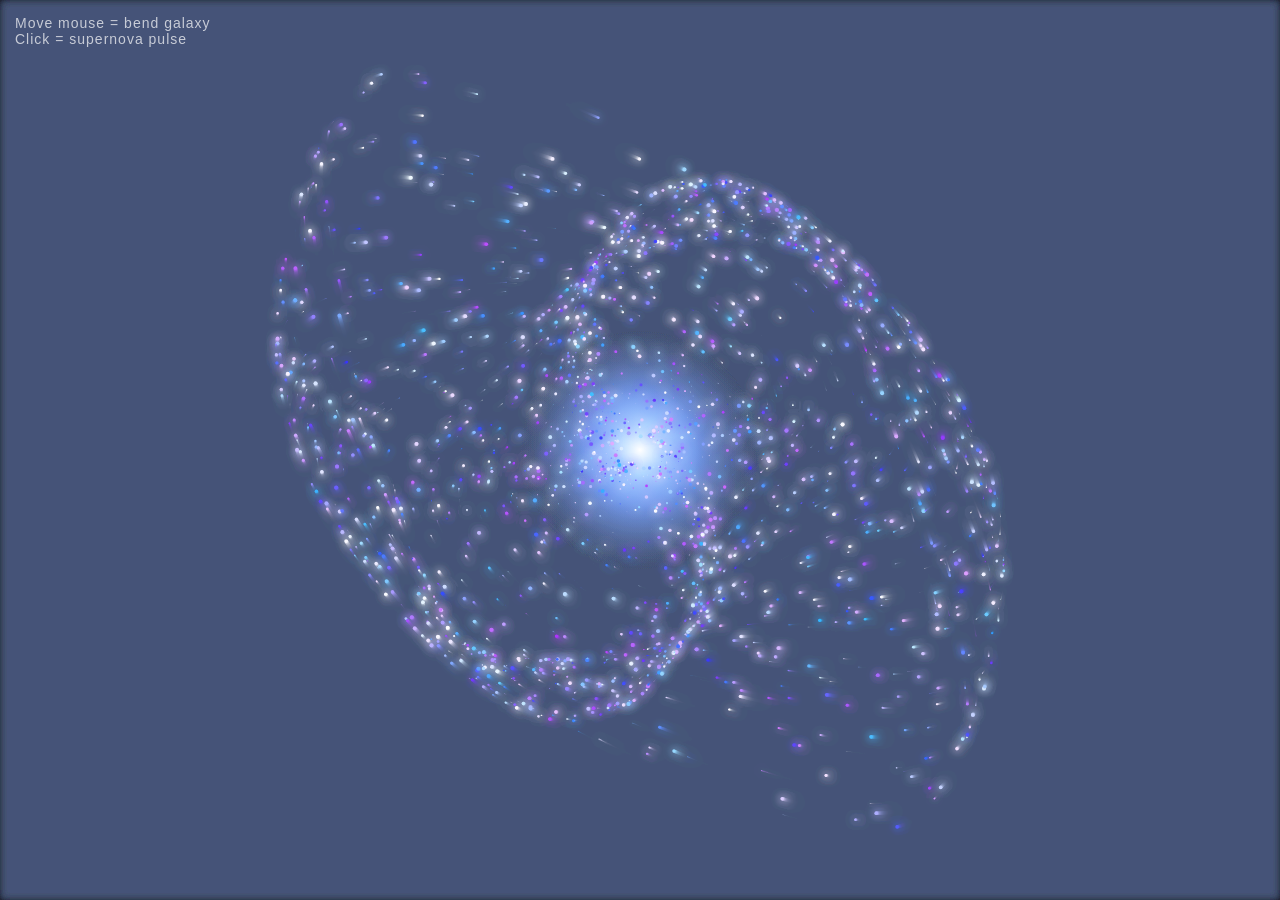
<file: ga/laxy.html>
<!DOCTYPE html>
<html lang="en">
<head>
<meta charset="UTF-8" />
<meta name="viewport" content="width=device-width, initial-scale=1.0"/>
<title>Galaxy Simulation</title>

<style>
    html, body {
        margin: 0;
        overflow: hidden;
        background: black;
        width: 100%;
        height: 100%;
        font-family: Arial, sans-serif;
    }

    canvas {
        display: block;
    }

    .info {
        position: absolute;
        top: 15px;
        left: 15px;
        color: white;
        opacity: 0.7;
        font-size: 14px;
        letter-spacing: 1px;
        user-select: none;
    }
</style>
</head>
<body>

<div class="info">
    Move mouse = bend galaxy<br>
    Click = supernova pulse
</div>

<canvas id="galaxy"></canvas>

<script>
const canvas = document.getElementById("galaxy");
const ctx = canvas.getContext("2d");

let w = canvas.width = window.innerWidth;
let h = canvas.height = window.innerHeight;

const center = {
    x: w / 2,
    y: h / 2
};

const stars = [];
const STAR_COUNT = 2500;

let mouse = {
    x: center.x,
    y: center.y
};

let pulse = 0;

window.addEventListener("resize", () => {
    w = canvas.width = window.innerWidth;
    h = canvas.height = window.innerHeight;

    center.x = w / 2;
    center.y = h / 2;
});

window.addEventListener("mousemove", e => {
    mouse.x = e.clientX;
    mouse.y = e.clientY;
});

window.addEventListener("click", () => {
    pulse = 80;
});

class Star {
    constructor() {
        this.reset();
    }

    reset() {
        this.radius = Math.random() * 350 + 20;
        this.angle = Math.random() * Math.PI * 2;
        this.size = Math.random() * 2;
        this.speed = 0.0005 + Math.random() * 0.002;
        this.offset = Math.random() * 50;
        this.color = `hsl(${200 + Math.random() * 80}, 100%, ${60 + Math.random() * 40}%)`;
    }

    update() {
        this.angle += this.speed;

        const swirl = this.radius * 0.35;

        const dx = mouse.x - center.x;
        const dy = mouse.y - center.y;

        const distortionX = dx * 0.00015 * this.radius;
        const distortionY = dy * 0.00015 * this.radius;

        this.x =
            center.x +
            Math.cos(this.angle + this.radius * 0.01) *
                (this.radius + swirl * Math.sin(this.angle * 2)) +
            distortionX;

        this.y =
            center.y +
            Math.sin(this.angle + this.radius * 0.01) *
                (this.radius + swirl * Math.cos(this.angle * 2)) +
            distortionY;
    }

    draw() {
        const glow = pulse > 0 ? pulse * 0.15 : 0;

        ctx.beginPath();
        ctx.fillStyle = this.color;
        ctx.shadowBlur = 8 + glow;
        ctx.shadowColor = this.color;
        ctx.arc(this.x, this.y, this.size + glow * 0.02, 0, Math.PI * 2);
        ctx.fill();
    }
}

for (let i = 0; i < STAR_COUNT; i++) {
    stars.push(new Star());
}

function drawBackground() {
    ctx.fillStyle = "rgba(0,0,0,0.12)";
    ctx.fillRect(0, 0, w, h);
}

function drawCore() {
    const gradient = ctx.createRadialGradient(
        center.x,
        center.y,
        0,
        center.x,
        center.y,
        120 + pulse
    );

    gradient.addColorStop(0, "rgba(255,255,255,1)");
    gradient.addColorStop(0.2, "rgba(180,220,255,0.9)");
    gradient.addColorStop(0.5, "rgba(100,150,255,0.25)");
    gradient.addColorStop(1, "rgba(0,0,0,0)");

    ctx.beginPath();
    ctx.fillStyle = gradient;
    ctx.arc(center.x, center.y, 120 + pulse, 0, Math.PI * 2);
    ctx.fill();
}

function animate() {
    requestAnimationFrame(animate);

    drawBackground();
    drawCore();

    stars.forEach(star => {
        star.update();
        star.draw();
    });

    if (pulse > 0) pulse -= 1.2;
}

animate();
</script>

</body>
</html>
</file>
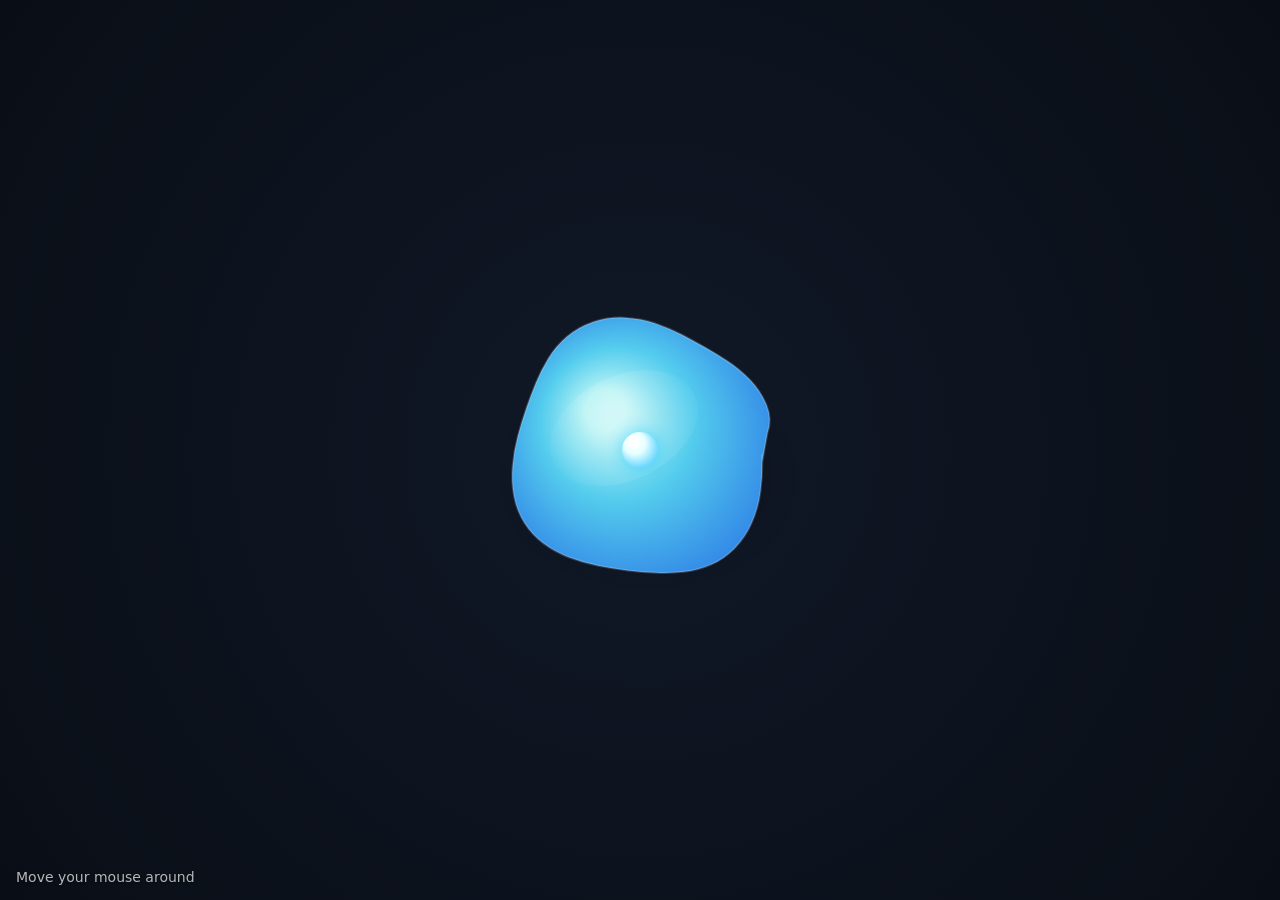
<file: jelly/jelly.html>
<!DOCTYPE html>
<html lang="en">
<head>
  <meta charset="UTF-8" />
  <meta name="viewport" content="width=device-width, initial-scale=1.0" />
  <title>Jello Simulation</title>
  <style>
    html, body {
      margin: 0;
      width: 100%;
      height: 100%;
      overflow: hidden;
      background: radial-gradient(circle at center, #101826 0%, #070b12 70%, #05070b 100%);
    }
    canvas {
      display: block;
      width: 100vw;
      height: 100vh;
      cursor: none;
    }
    .hint {
      position: fixed;
      left: 16px;
      bottom: 14px;
      color: rgba(255,255,255,0.7);
      font: 14px/1.3 system-ui, sans-serif;
      user-select: none;
      pointer-events: none;
      text-shadow: 0 1px 2px rgba(0,0,0,0.4);
    }
  </style>
</head>
<body>
  <canvas id="c"></canvas>
  <div class="hint">Move your mouse around</div>

  <script>
    const canvas = document.getElementById("c");
    const ctx = canvas.getContext("2d");

    let w = 0, h = 0, dpr = 1;

    function resize() {
      dpr = Math.min(window.devicePixelRatio || 1, 2);
      w = window.innerWidth;
      h = window.innerHeight;

      canvas.width = Math.floor(w * dpr);
      canvas.height = Math.floor(h * dpr);
      canvas.style.width = w + "px";
      canvas.style.height = h + "px";

      ctx.setTransform(dpr, 0, 0, dpr, 0, 0);
    }

    window.addEventListener("resize", resize);
    resize();

    const mouse = {
      x: w / 2,
      y: h / 2,
      active: false
    };

    window.addEventListener("pointermove", (e) => {
      mouse.x = e.clientX;
      mouse.y = e.clientY;
      mouse.active = true;
    });

    window.addEventListener("pointerleave", () => {
      mouse.active = false;
    });

    const core = {
      x: w / 2,
      y: h / 2,
      vx: 0,
      vy: 0
    };

    const POINTS = 28;
    const baseRadius = 130;
    const points = [];

    for (let i = 0; i < POINTS; i++) {
      const a = (Math.PI * 2 * i) / POINTS;
      points.push({
        a,
        x: core.x + Math.cos(a) * baseRadius,
        y: core.y + Math.sin(a) * baseRadius,
        vx: 0,
        vy: 0
      });
    }

    function drawBlob() {
      ctx.save();

      // Shadow
      ctx.beginPath();
      ctx.ellipse(core.x + 8, core.y + 28, baseRadius * 0.85, baseRadius * 0.55, 0, 0, Math.PI * 2);
      ctx.fillStyle = "rgba(0,0,0,0.28)";
      ctx.filter = "blur(18px)";
      ctx.fill();
      ctx.filter = "none";

      // Jelly body
      const bodyGrad = ctx.createRadialGradient(
        core.x - 35, core.y - 40, 20,
        core.x, core.y, baseRadius * 1.4
      );
      bodyGrad.addColorStop(0, "rgba(190, 255, 255, 0.95)");
      bodyGrad.addColorStop(0.35, "rgba(90, 220, 255, 0.92)");
      bodyGrad.addColorStop(1, "rgba(40, 120, 255, 0.88)");

      ctx.beginPath();
      let p0 = points[0];
      ctx.moveTo((p0.x + points[1].x) / 2, (p0.y + points[1].y) / 2);

      for (let i = 0; i < points.length; i++) {
        const p = points[i];
        const n = points[(i + 1) % points.length];
        const mx = (p.x + n.x) / 2;
        const my = (p.y + n.y) / 2;
        ctx.quadraticCurveTo(p.x, p.y, mx, my);
      }

      ctx.closePath();
      ctx.fillStyle = bodyGrad;
      ctx.fill();

      // Soft outline
      ctx.lineWidth = 2;
      ctx.strokeStyle = "rgba(255,255,255,0.18)";
      ctx.stroke();

      // Inner highlight
      const shine = ctx.createRadialGradient(
        core.x - 25, core.y - 35, 10,
        core.x - 10, core.y - 20, 90
      );
      shine.addColorStop(0, "rgba(255,255,255,0.38)");
      shine.addColorStop(0.4, "rgba(255,255,255,0.12)");
      shine.addColorStop(1, "rgba(255,255,255,0)");
      ctx.fillStyle = shine;
      ctx.beginPath();
      ctx.ellipse(core.x - 16, core.y - 22, 78, 52, -0.45, 0, Math.PI * 2);
      ctx.fill();

      // Core / object in the middle
      const coreGrad = ctx.createRadialGradient(
        core.x - 8, core.y - 10, 3,
        core.x, core.y, 30
      );
      coreGrad.addColorStop(0, "rgba(255,255,255,1)");
      coreGrad.addColorStop(0.3, "rgba(230,255,255,1)");
      coreGrad.addColorStop(1, "rgba(0,180,255,1)");

      ctx.beginPath();
      ctx.arc(core.x, core.y, 18, 0, Math.PI * 2);
      ctx.fillStyle = coreGrad;
      ctx.shadowColor = "rgba(0, 200, 255, 0.5)";
      ctx.shadowBlur = 18;
      ctx.fill();
      ctx.shadowBlur = 0;

      // Core shine
      ctx.beginPath();
      ctx.arc(core.x - 5, core.y - 6, 5, 0, Math.PI * 2);
      ctx.fillStyle = "rgba(255,255,255,0.85)";
      ctx.fill();

      ctx.restore();
    }

    let last = performance.now();

    function animate(now) {
      const dt = Math.min((now - last) / 16.6667, 2);
      last = now;

      const targetX = mouse.active ? mouse.x : w / 2;
      const targetY = mouse.active ? mouse.y : h / 2;

      // Core follows the mouse with a springy lag
      core.vx += (targetX - core.x) * 0.02 * dt;
      core.vy += (targetY - core.y) * 0.02 * dt;
      core.vx *= 0.88;
      core.vy *= 0.88;
      core.x += core.vx * 4 * dt;
      core.y += core.vy * 4 * dt;

      const speed = Math.hypot(core.vx, core.vy);
      const stretch = Math.min(speed * 0.8, 22);

      // Update outer jelly points
      for (let i = 0; i < points.length; i++) {
        const p = points[i];
        const prev = points[(i - 1 + points.length) % points.length];
        const next = points[(i + 1) % points.length];

        const ang = p.a + Math.sin(now * 0.0015 + i) * 0.015;
        const r = baseRadius + Math.sin(now * 0.004 + i * 0.8) * 4 + stretch;

        const tx = core.x + Math.cos(ang) * r;
        const ty = core.y + Math.sin(ang) * r;

        // Spring to target shape
        p.vx += (tx - p.x) * 0.08 * dt;
        p.vy += (ty - p.y) * 0.08 * dt;

        // Smooth with neighboring points
        p.vx += (((prev.x + next.x) * 0.5) - p.x) * 0.01 * dt;
        p.vy += (((prev.y + next.y) * 0.5) - p.y) * 0.01 * dt;

        // Mouse poke / repel
        if (mouse.active) {
          const dx = p.x - mouse.x;
          const dy = p.y - mouse.y;
          const dist = Math.hypot(dx, dy);
          const influence = 150;
          if (dist < influence && dist > 0.001) {
            const force = (1 - dist / influence) * 0.9;
            p.vx += (dx / dist) * force * 3.0 * dt;
            p.vy += (dy / dist) * force * 3.0 * dt;
          }
        }

        p.vx *= 0.78;
        p.vy *= 0.78;
        p.x += p.vx * dt;
        p.y += p.vy * dt;
      }

      // Background fade
      ctx.clearRect(0, 0, w, h);
      const bg = ctx.createRadialGradient(w / 2, h / 2, 50, w / 2, h / 2, Math.max(w, h));
      bg.addColorStop(0, "rgba(16,24,38,1)");
      bg.addColorStop(1, "rgba(5,7,11,1)");
      ctx.fillStyle = bg;
      ctx.fillRect(0, 0, w, h);

      drawBlob();

      requestAnimationFrame(animate);
    }

    requestAnimationFrame(animate);
  </script>
</body>
</html>
</file>
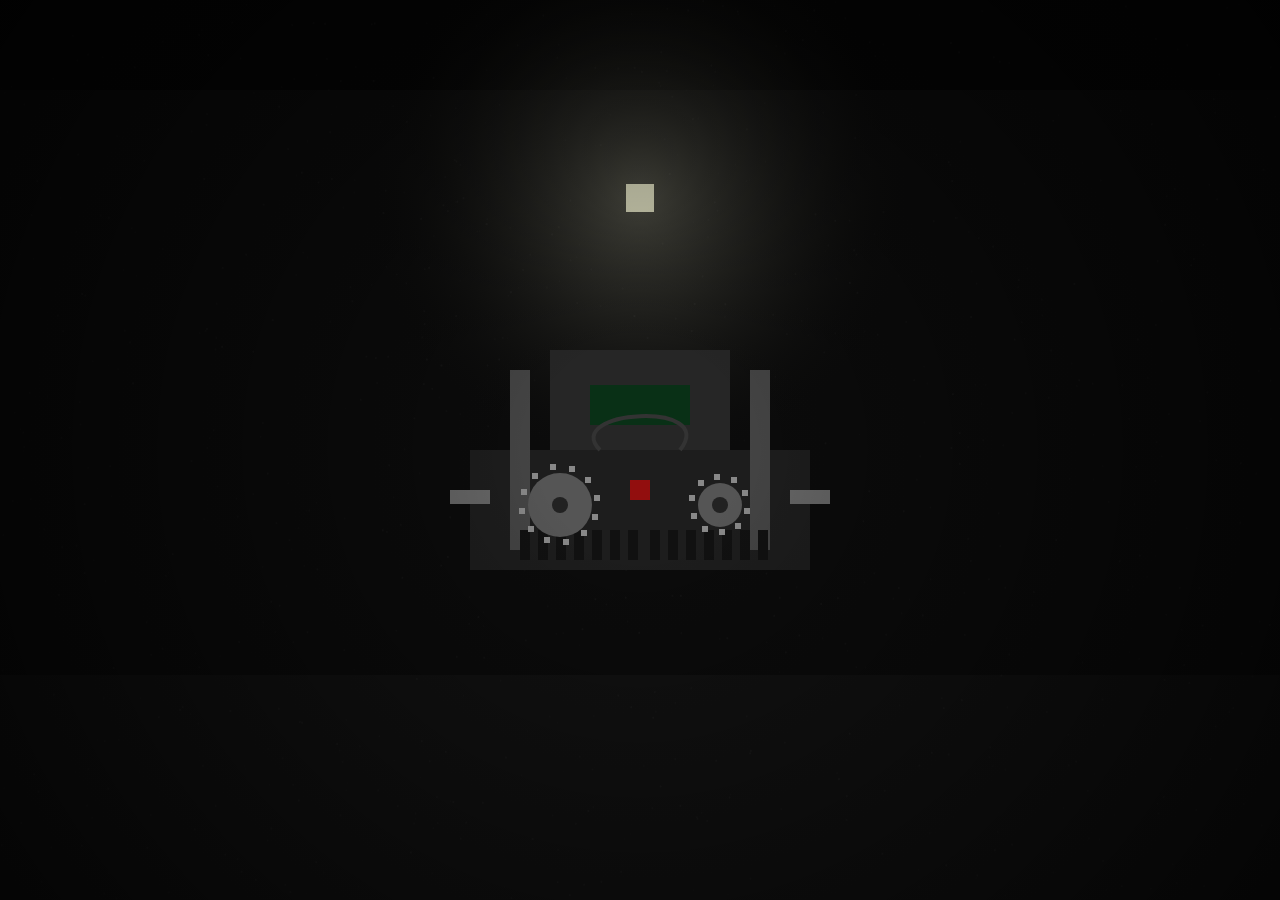
<file: me/me.html>
<!DOCTYPE html>
<html lang="en">
<head>
<meta charset="UTF-8" />
<meta name="viewport" content="width=device-width, initial-scale=1.0"/>
<title>|</title>

<style>
    *{
        margin:0;
        padding:0;
        box-sizing:border-box;
    }

    body{
        overflow:hidden;
        background:#000;
        image-rendering: pixelated;
        font-family: monospace;
    }

    canvas{
        width:100vw;
        height:100vh;
        display:block;
    }
</style>
</head>
<body>

<canvas id="c"></canvas>

<script>
const canvas = document.getElementById("c");
const ctx = canvas.getContext("2d");

let w, h;

function resize(){
    w = canvas.width = window.innerWidth;
    h = canvas.height = window.innerHeight;
}
resize();
window.addEventListener("resize", resize);

let flicker = 1;
let flickerTarget = 1;

setInterval(() => {
    flickerTarget = 0.3 + Math.random() * 0.9;
}, 120);

function pixelRect(x,y,w,h,color){
    ctx.fillStyle = color;
    ctx.fillRect(Math.floor(x),Math.floor(y),Math.floor(w),Math.floor(h));
}

let gearRot = 0;

function drawGear(cx, cy, r, teeth, rot){
    for(let i=0;i<teeth;i++){
        const a = (Math.PI*2 / teeth) * i + rot;
        const tx = cx + Math.cos(a) * r;
        const ty = cy + Math.sin(a) * r;

        pixelRect(tx-3, ty-3, 6, 6, "#888");
    }

    ctx.beginPath();
    ctx.fillStyle = "#555";
    ctx.arc(cx, cy, r-6, 0, Math.PI*2);
    ctx.fill();

    ctx.beginPath();
    ctx.fillStyle = "#222";
    ctx.arc(cx, cy, 8, 0, Math.PI*2);
    ctx.fill();
}

function drawMachine(){

    const mx = w/2;
    const my = h/2 + 60;


    pixelRect(mx-170,my-60,340,120,"#1d1d1d");


    pixelRect(mx-90,my-160,180,100,"#262626");

    pixelRect(mx-130,my-140,20,180,"#444");
    pixelRect(mx+110,my-140,20,180,"#444");

    pixelRect(mx-190,my-20,40,14,"#666");
    pixelRect(mx+150,my-20,40,14,"#666");

    pixelRect(mx-50,my-125,100,40,"#0a170a");

    ctx.fillStyle = `rgba(0,255,120,${0.15 * flicker})`;
    ctx.fillRect(mx-50,my-125,100,40);

    for(let i=0;i<7;i++){
        pixelRect(mx-120 + i*18,my+20,10,30,"#111");
        pixelRect(mx+10 + i*18,my+20,10,30,"#111");
    }

    drawGear(mx-80,my-5,38,12,gearRot);
    drawGear(mx+80,my-5,28,10,-gearRot*1.2);


    ctx.strokeStyle="#333";
    ctx.lineWidth=4;

    ctx.beginPath();
    ctx.moveTo(mx-40,my-60);
    ctx.bezierCurveTo(mx-80,my-100,mx+80,my-110,mx+40,my-60);
    ctx.stroke();

    const pulse = 0.5 + Math.sin(Date.now()*0.01)*0.5;

    ctx.fillStyle = `rgba(255,0,0,${pulse})`;
    ctx.fillRect(mx-10,my-30,20,20);
}

function drawBackground(){

    ctx.fillStyle = "#050505";
    ctx.fillRect(0,0,w,h);

    ctx.fillStyle = "#0b0b0b";
    ctx.fillRect(0,h*0.1,w,h*0.8);

    ctx.fillStyle = "#111";
    ctx.fillRect(0,h*0.75,w,h*0.25);

    const lx = w/2;
    const ly = h*0.22;

    const glow = ctx.createRadialGradient(
        lx,ly,10,
        lx,ly,280
    );

    glow.addColorStop(0,`rgba(255,255,220,${0.32 * flicker})`);
    glow.addColorStop(1,"rgba(0,0,0,0)");

    ctx.fillStyle = glow;
    ctx.fillRect(0,0,w,h);

    ctx.fillStyle = `rgba(255,255,220,${flicker})`;
    ctx.fillRect(lx-14,ly-14,28,28);

    for(let i=0;i<1200;i++){
        const px = Math.random()*w;
        const py = Math.random()*h;

        const alpha = Math.random()*0.03;

        ctx.fillStyle = `rgba(255,255,255,${alpha})`;
        ctx.fillRect(px,py,2,2);
    }
}

function animate(){

    flicker += (flickerTarget - flicker) * 0.15;

    gearRot += 0.01;

    drawBackground();
    drawMachine();

    const vignette = ctx.createRadialGradient(
        w/2,h/2,100,
        w/2,h/2,w*0.7
    );

    vignette.addColorStop(0,"rgba(0,0,0,0)");
    vignette.addColorStop(1,"rgba(0,0,0,0.85)");

    ctx.fillStyle = vignette;
    ctx.fillRect(0,0,w,h);

    requestAnimationFrame(animate);
}

animate();
</script>

</body>
</html>
</file>
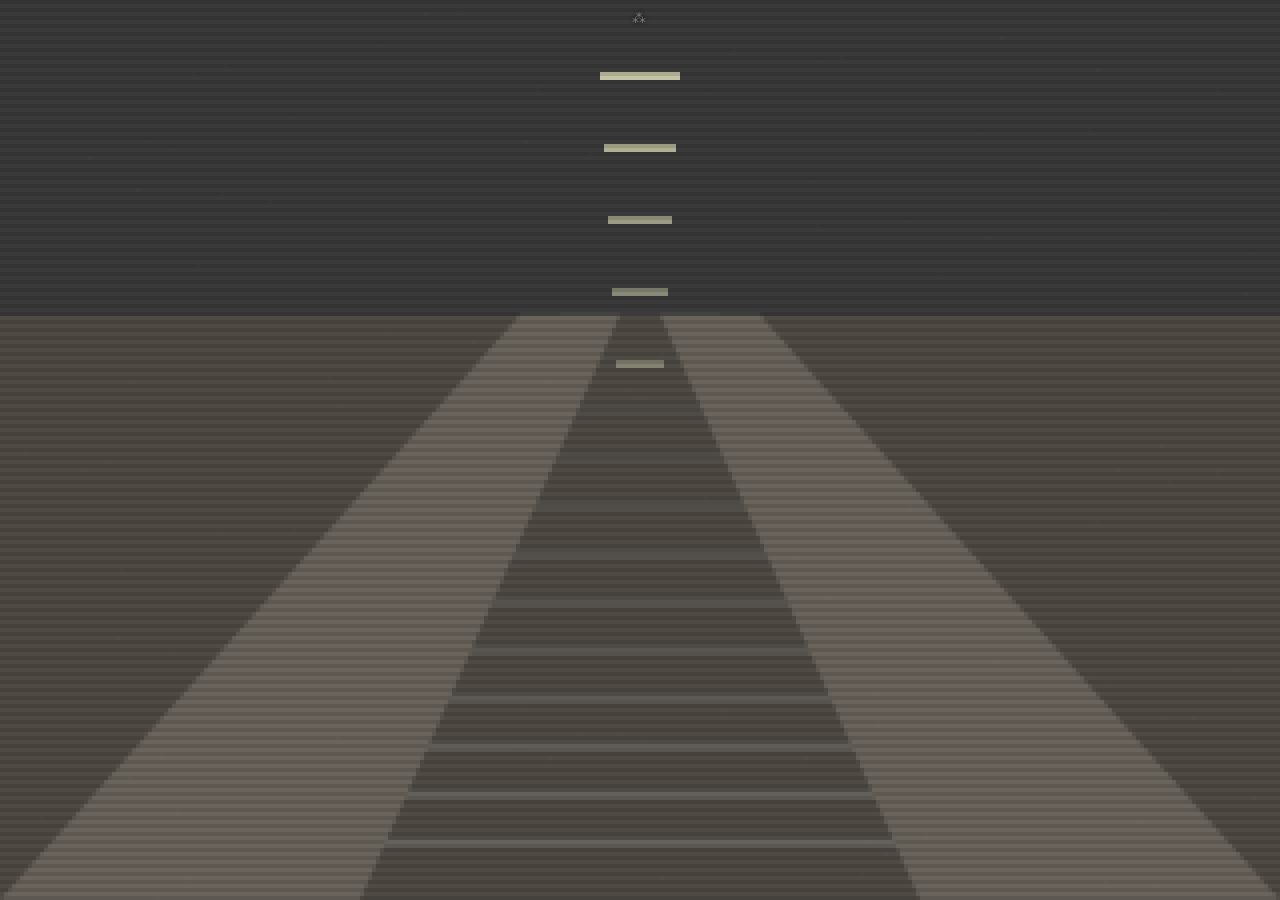
<file: s/sss.html>
<!DOCTYPE html>
<html lang="en">
<head>
<meta charset="UTF-8" />
<meta name="viewport" content="width=device-width, initial-scale=1.0" />
<title>⁑</title>

<style>
    html, body {
        margin: 0;
        overflow: hidden;
        background: black;
        height: 100%;
    }

    canvas {
        width: 100vw;
        height: 100vh;
        image-rendering: pixelated;
        display: block;
    }

    #overlay {
        position: absolute;
        top: 10px;
        left: 50%;
        transform: translateX(-50%);
        color: rgba(255,255,255,0.4);
        font-family: monospace;
        font-size: 14px;
        letter-spacing: 2px;
        pointer-events: none;
        text-shadow: 0 0 4px black;
    }
</style>
</head>
<body>

<div id="overlay">⁂</div>
<canvas id="c"></canvas>

<script>
const canvas = document.getElementById("c");
const ctx = canvas.getContext("2d");

const scale = 4;

function resize() {
    canvas.width = innerWidth / scale;
    canvas.height = innerHeight / scale;
}
resize();
addEventListener("resize", resize);

let flicker = 0;

function draw() {
    const w = canvas.width;
    const h = canvas.height;

    // Background
    ctx.fillStyle = "#2b2b2b";
    ctx.fillRect(0, 0, w, h);

    // Ceiling
    ctx.fillStyle = "#3a3a3a";
    ctx.fillRect(0, 0, w, h * 0.35);

    // Floor
    ctx.fillStyle = "#4f4a44";
    ctx.fillRect(0, h * 0.35, w, h);

    // Perspective hallway
    const center = w / 2;

    for (let i = 0; i < 12; i++) {
        const y = h * 0.35 + i * 12;

        ctx.strokeStyle = `rgb(${70+i*5},${70+i*5},${70+i*5})`;
        ctx.beginPath();
        ctx.moveTo(center - 20 - i * 8, y);
        ctx.lineTo(center + 20 + i * 8, y);
        ctx.stroke();
    }

    // Walls
    ctx.fillStyle = "#6a645c";

    ctx.beginPath();
    ctx.moveTo(0, h);
    ctx.lineTo(center - 30, h * 0.35);
    ctx.lineTo(center - 5, h * 0.35);
    ctx.lineTo(center - 70, h);
    ctx.fill();

    ctx.beginPath();
    ctx.moveTo(w, h);
    ctx.lineTo(center + 30, h * 0.35);
    ctx.lineTo(center + 5, h * 0.35);
    ctx.lineTo(center + 70, h);
    ctx.fill();

    // Ceiling lights
    for (let i = 0; i < 5; i++) {
        const size = 10 - i;
        const y = 18 + i * 18;

        ctx.fillStyle = `rgba(255,255,210,${0.7 - i*0.1})`;
        ctx.fillRect(center - size, y, size * 2, 2);
    }

    // Random flicker
    flicker += Math.random() * 0.4;

    if (Math.sin(flicker) > 0.85) {
        ctx.fillStyle = "rgba(255,255,255,0.08)";
        ctx.fillRect(0, 0, w, h);
    }

    // Noise
    for (let i = 0; i < 250; i++) {
        ctx.fillStyle = `rgba(255,255,255,${Math.random()*0.03})`;
        ctx.fillRect(
            Math.random() * w,
            Math.random() * h,
            1,
            1
        );
    }

    // VHS scanlines
    ctx.fillStyle = "rgba(0,0,0,0.12)";
    for (let y = 0; y < h; y += 2) {
        ctx.fillRect(0, y, w, 1);
    }

    requestAnimationFrame(draw);
}

draw();
</script>

</body>
</html>
</file>
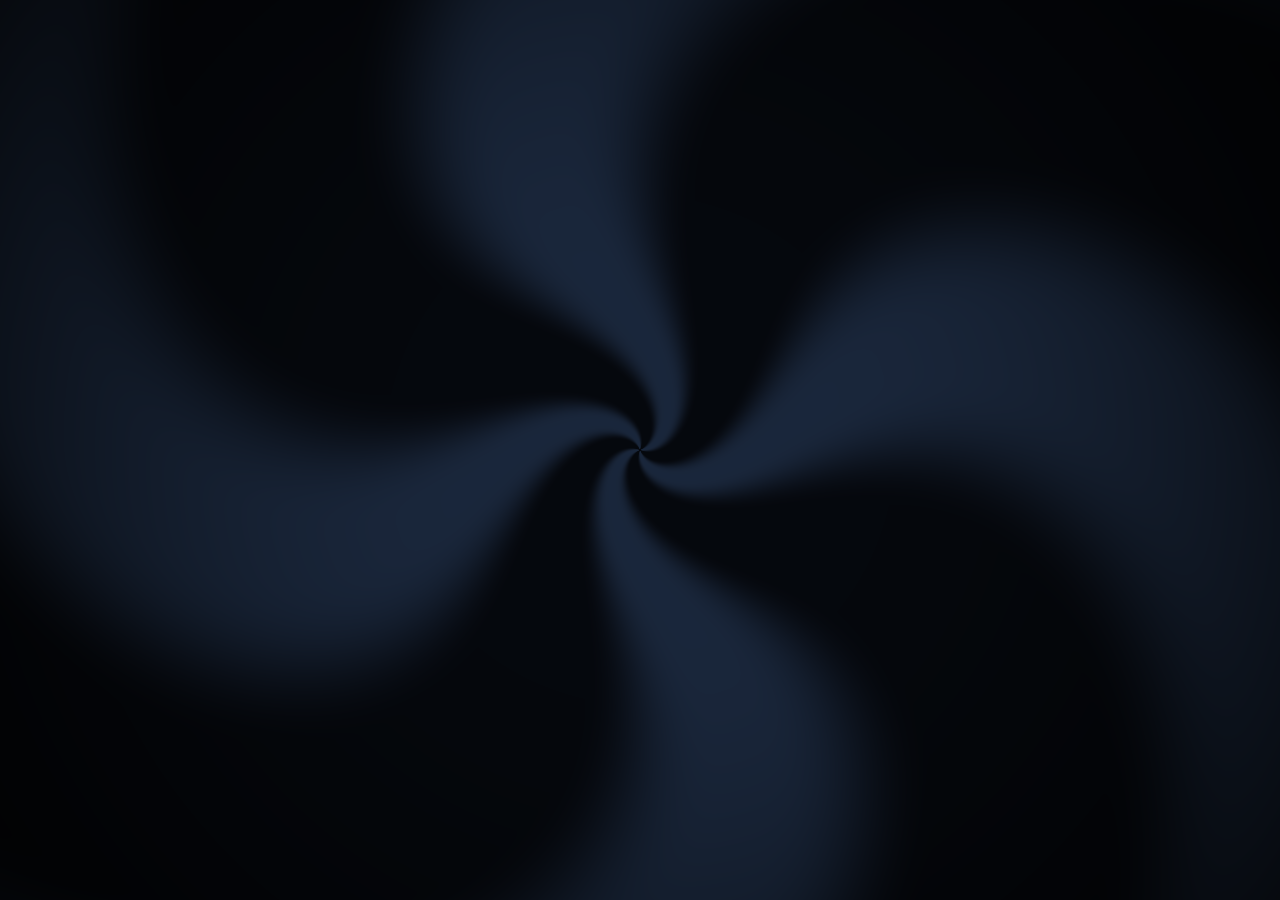
<file: worm/hole.html>
<!DOCTYPE html>
<html lang="en">
<head>
<meta charset="UTF-8" />
<meta name="viewport" content="width=device-width, initial-scale=1.0"/>
<title>⁜</title>
<style>
  html, body {
    margin: 0;
    height: 100%;
    background: black;
    overflow: hidden;
  }
  canvas {
    width: 100%;
    height: 100%;
    display: block;
  }
</style>
</head>
<body>
<canvas id="gl"></canvas>

<script>
const canvas = document.getElementById("gl");
const gl = canvas.getContext("webgl");

function resize() {
  canvas.width = window.innerWidth;
  canvas.height = window.innerHeight;
  gl.viewport(0, 0, gl.drawingBufferWidth, gl.drawingBufferHeight);
}
window.addEventListener("resize", resize);
resize();

const vertexShaderSource = `
attribute vec2 position;
void main() {
  gl_Position = vec4(position, 0.0, 1.0);
}
`;

const fragmentShaderSource = `
precision highp float;

uniform float time;
uniform vec2 resolution;

void main() {
  vec2 uv = (gl_FragCoord.xy - 0.5 * resolution.xy) / resolution.y;

  float t = time * 0.6;

  // tunnel coordinates
  float angle = atan(uv.y, uv.x);
  float radius = length(uv);

  // spiral motion inward
  float spiral = angle + t + radius * 3.0;

  // depth illusion (moving forward)
  float z = 1.0 / (radius + 0.15);

  // dark tunnel pattern (no harsh colors)
  float bands = sin(spiral * 4.0 + z * 2.5);

  float intensity = smoothstep(0.2, 1.0, bands * 0.5 + 0.5);

  // subtle deep-blue / gray palette
  vec3 col = vec3(0.02, 0.03, 0.05) + intensity * vec3(0.08, 0.12, 0.18);

  // fade edges into black
  col *= smoothstep(1.2, 0.2, radius);

  gl_FragColor = vec4(col, 1.0);
}
`;

function compile(type, source) {
  const shader = gl.createShader(type);
  gl.shaderSource(shader, source);
  gl.compileShader(shader);
  return shader;
}

const vs = compile(gl.VERTEX_SHADER, vertexShaderSource);
const fs = compile(gl.FRAGMENT_SHADER, fragmentShaderSource);

const program = gl.createProgram();
gl.attachShader(program, vs);
gl.attachShader(program, fs);
gl.linkProgram(program);
gl.useProgram(program);

const buffer = gl.createBuffer();
gl.bindBuffer(gl.ARRAY_BUFFER, buffer);
gl.bufferData(gl.ARRAY_BUFFER, new Float32Array([
  -1, -1,
   1, -1,
  -1,  1,
  -1,  1,
   1, -1,
   1,  1
]), gl.STATIC_DRAW);

const position = gl.getAttribLocation(program, "position");
gl.enableVertexAttribArray(position);
gl.vertexAttribPointer(position, 2, gl.FLOAT, false, 0, 0);

const timeLoc = gl.getUniformLocation(program, "time");
const resLoc = gl.getUniformLocation(program, "resolution");

function render(time) {
  gl.uniform1f(timeLoc, time * 0.001);
  gl.uniform2f(resLoc, canvas.width, canvas.height);

  gl.drawArrays(gl.TRIANGLES, 0, 6);
  requestAnimationFrame(render);
}

requestAnimationFrame(render);
</script>
</body>
</html>
</file>
<file: Quantum_Tunnel_Simulation/style.css>
/* ─── RESET & ROOT ─────────────────────────────────────────────── */
*, *::before, *::after { box-sizing: border-box; margin: 0; padding: 0; }

:root {
  --bg:        #020b12;
  --bg2:       #060f18;
  --bg3:       #091520;
  --panel:     #0a1a28;
  --border:    #0d3352;
  --border2:   #1a5580;
  --accent:    #00d4ff;
  --accent2:   #00ff99;
  --warn:      #ff6b35;
  --reflect:   #ff4466;
  --transmit:  #00ff99;
  --wave-re:   #00d4ff;
  --wave-im:   #ff6b35;
  --wave-prob: #00ff99;
  --barrier:   #ffe066;
  --text:      #c8e6f4;
  --text-dim:  #4a7a99;
  --text-mid:  #7fb3cc;
  --glow:      0 0 12px #00d4ff88, 0 0 30px #00d4ff33;
  --glow-g:    0 0 12px #00ff9988, 0 0 30px #00ff9933;
  --font-mono: 'Share Tech Mono', monospace;
  --font-head: 'Orbitron', sans-serif;
}

html, body {
  width: 100%; height: 100%;
  background: var(--bg);
  color: var(--text);
  font-family: var(--font-mono);
  overflow-x: hidden;
}

/* ─── ATMOSPHERE ───────────────────────────────────────────────── */
.scanline {
  position: fixed; inset: 0; pointer-events: none; z-index: 1000;
  background: repeating-linear-gradient(
    0deg,
    transparent,
    transparent 2px,
    rgba(0,0,0,0.08) 2px,
    rgba(0,0,0,0.08) 4px
  );
}

.noise {
  position: fixed; inset: 0; pointer-events: none; z-index: 999; opacity: 0.025;
  background-image: url("data:image/svg+xml,%3Csvg viewBox='0 0 256 256' xmlns='http://www.w3.org/2000/svg'%3E%3Cfilter id='noise'%3E%3CfeTurbulence type='fractalNoise' baseFrequency='0.9' numOctaves='4' stitchTiles='stitch'/%3E%3C/filter%3E%3Crect width='100%25' height='100%25' filter='url(%23noise)'/%3E%3C/svg%3E");
  background-size: 200px 200px;
}

/* ─── HEADER ───────────────────────────────────────────────────── */
header {
  display: flex;
  align-items: center;
  justify-content: space-between;
  padding: 18px 32px;
  border-bottom: 1px solid var(--border);
  background: linear-gradient(90deg, #020b12 0%, #061624 50%, #020b12 100%);
  position: relative;
}

header::after {
  content: '';
  position: absolute;
  bottom: 0; left: 0; right: 0;
  height: 1px;
  background: linear-gradient(90deg, transparent, var(--accent), transparent);
  animation: scan 4s linear infinite;
}

@keyframes scan {
  0%   { background: linear-gradient(90deg, transparent 0%, var(--accent) 0%, transparent 5%); }
  100% { background: linear-gradient(90deg, transparent 95%, var(--accent) 100%, transparent 100%); }
}

.header-left {
  display: flex;
  align-items: center;
  gap: 20px;
}

.lab-badge {
  font-family: var(--font-head);
  font-size: 11px;
  font-weight: 700;
  letter-spacing: 4px;
  color: var(--accent);
  border: 1px solid var(--accent);
  padding: 4px 10px;
  text-shadow: var(--glow);
  box-shadow: var(--glow);
  animation: pulse-border 2s ease-in-out infinite;
}

@keyframes pulse-border {
  0%, 100% { box-shadow: 0 0 8px #00d4ff55; }
  50%       { box-shadow: 0 0 20px #00d4ffaa, 0 0 40px #00d4ff33; }
}

h1 {
  font-family: var(--font-head);
  font-size: 20px;
  font-weight: 900;
  letter-spacing: 3px;
  color: #fff;
  text-shadow: var(--glow);
}

.subtitle {
  font-size: 11px;
  color: var(--text-dim);
  letter-spacing: 1.5px;
  margin-top: 3px;
}

.header-right {
  display: flex;
  align-items: center;
  gap: 8px;
}

.status-dot {
  width: 8px; height: 8px;
  border-radius: 50%;
  background: var(--accent2);
  box-shadow: var(--glow-g);
  animation: blink 1.5s ease-in-out infinite;
}

@keyframes blink {
  0%, 100% { opacity: 1; }
  50%       { opacity: 0.3; }
}

.status-text {
  font-size: 11px;
  letter-spacing: 3px;
  color: var(--accent2);
  text-shadow: var(--glow-g);
}

/* ─── MAIN LAYOUT ──────────────────────────────────────────────── */
main {
  padding: 24px 32px;
  display: flex;
  flex-direction: column;
  gap: 24px;
  max-width: 1400px;
  margin: 0 auto;
}

/* ─── MAIN CANVAS ──────────────────────────────────────────────── */
.canvas-section {
  display: flex;
  flex-direction: column;
  gap: 6px;
}

.canvas-label {
  display: flex;
  justify-content: space-between;
  font-size: 11px;
  letter-spacing: 2px;
  color: var(--text-dim);
}

.canvas-wrap {
  position: relative;
  border: 1px solid var(--border);
  background: var(--bg2);
  overflow: hidden;
}

.canvas-wrap::before {
  content: '';
  position: absolute;
  inset: 0;
  background: radial-gradient(ellipse at 50% 50%, #00d4ff06 0%, transparent 70%);
  pointer-events: none;
}

#mainCanvas {
  display: block;
  width: 100%;
  height: 240px;
}

.axis-x {
  position: absolute;
  right: 12px;
  bottom: 8px;
  font-size: 11px;
  color: var(--text-dim);
}

/* ─── PANELS ROW ───────────────────────────────────────────────── */
.panels {
  display: grid;
  grid-template-columns: 320px 1fr 260px;
  gap: 20px;
  align-items: start;
}

.panel {
  border: 1px solid var(--border);
  background: var(--panel);
  padding: 0;
  overflow: hidden;
  position: relative;
}

.panel::before {
  content: '';
  position: absolute;
  top: 0; left: 0; right: 0;
  height: 2px;
  background: linear-gradient(90deg, transparent, var(--accent), transparent);
  opacity: 0.4;
}

.panel-header {
  font-family: var(--font-head);
  font-size: 10px;
  letter-spacing: 3px;
  color: var(--accent);
  padding: 10px 16px;
  border-bottom: 1px solid var(--border);
  background: #04111c;
  text-shadow: 0 0 8px #00d4ff66;
}

/* ─── CONTROLS ─────────────────────────────────────────────────── */
#controls-panel .panel-header { }

.control-group {
  padding: 12px 16px 4px;
  border-bottom: 1px solid #0a2030;
}

.control-group:last-of-type {
  border-bottom: none;
}

.control-group label {
  display: flex;
  justify-content: space-between;
  font-size: 11px;
  color: var(--text-mid);
  margin-bottom: 6px;
  letter-spacing: 0.5px;
}

.unit {
  color: var(--text-dim);
  font-size: 10px;
}

input[type="range"] {
  -webkit-appearance: none;
  width: 100%;
  height: 3px;
  background: var(--border);
  outline: none;
  cursor: pointer;
  border-radius: 0;
}

input[type="range"]::-webkit-slider-thumb {
  -webkit-appearance: none;
  width: 14px; height: 14px;
  background: var(--accent);
  border: 2px solid var(--bg);
  box-shadow: 0 0 8px var(--accent);
  cursor: pointer;
  border-radius: 0;
  transform: rotate(45deg);
}

input[type="range"]:focus::-webkit-slider-thumb {
  box-shadow: 0 0 16px var(--accent);
}

.val {
  display: block;
  text-align: right;
  font-size: 13px;
  color: var(--accent);
  font-family: var(--font-mono);
  margin-top: 2px;
  margin-bottom: 8px;
  text-shadow: 0 0 6px var(--accent);
}

.btn-row {
  display: flex;
  gap: 10px;
  padding: 14px 16px;
}

button {
  flex: 1;
  font-family: var(--font-head);
  font-size: 11px;
  letter-spacing: 2px;
  font-weight: 700;
  padding: 10px 6px;
  border: 1px solid var(--accent);
  background: transparent;
  color: var(--accent);
  cursor: pointer;
  text-shadow: var(--glow);
  box-shadow: var(--glow);
  transition: background 0.15s, box-shadow 0.15s;
}

button:hover {
  background: #00d4ff22;
  box-shadow: 0 0 20px #00d4ffaa, 0 0 40px #00d4ff33;
}

button:active {
  background: #00d4ff44;
}

button.secondary {
  border-color: var(--text-dim);
  color: var(--text-dim);
  text-shadow: none;
  box-shadow: none;
}

button.secondary:hover {
  border-color: var(--warn);
  color: var(--warn);
  background: #ff6b3511;
  box-shadow: 0 0 12px #ff6b3555;
}

/* ─── STATS PANEL ──────────────────────────────────────────────── */
.stat-grid {
  display: grid;
  grid-template-columns: 1fr 1fr;
  gap: 0;
  border-bottom: 1px solid var(--border);
}

.stat-box {
  padding: 16px 18px;
  border-right: 1px solid var(--border);
}

.stat-box:last-child { border-right: none; }

.stat-label {
  font-size: 10px;
  letter-spacing: 2px;
  color: var(--text-dim);
  margin-bottom: 6px;
}

.stat-value {
  font-family: var(--font-head);
  font-size: 26px;
  font-weight: 900;
  color: var(--transmit);
  text-shadow: var(--glow-g);
  letter-spacing: 1px;
  margin-bottom: 10px;
}

#stat-R .stat-value {
  color: var(--reflect);
  text-shadow: 0 0 12px #ff446688;
}

.stat-bar {
  height: 3px;
  background: var(--border);
  position: relative;
  overflow: hidden;
}

.stat-fill {
  height: 100%;
  background: var(--transmit);
  width: 0%;
  transition: width 0.3s ease;
  box-shadow: 0 0 6px currentColor;
}

.formula-box {
  padding: 14px 18px;
  border-bottom: 1px solid var(--border);
  background: #04111c;
}

.formula-label {
  font-size: 9px;
  letter-spacing: 2px;
  color: var(--text-dim);
  margin-bottom: 5px;
}

.formula {
  font-size: 12px;
  color: var(--text-mid);
  letter-spacing: 0.5px;
  font-family: var(--font-mono);
}

.readout-grid {
  display: grid;
  grid-template-columns: 1fr 1fr;
  border-bottom: 1px solid var(--border);
}

.readout {
  padding: 10px 16px;
  border-right: 1px solid var(--border);
  border-bottom: 1px solid var(--border);
  display: flex;
  align-items: baseline;
  gap: 6px;
}

.readout:nth-child(2n) { border-right: none; }
.readout:nth-last-child(-n+2) { border-bottom: none; }

.ro-label {
  font-size: 14px;
  color: var(--accent);
  font-family: var(--font-head);
  min-width: 14px;
}

.ro-val {
  font-size: 14px;
  color: var(--text);
  flex: 1;
}

.ro-unit {
  font-size: 9px;
  color: var(--text-dim);
}

.event-log {
  padding: 10px 14px;
  max-height: 120px;
  overflow-y: auto;
  font-size: 10px;
  color: var(--text-dim);
  scrollbar-width: thin;
  scrollbar-color: var(--border) transparent;
}

.log-header {
  font-size: 9px;
  letter-spacing: 3px;
  color: var(--border2);
  margin-bottom: 6px;
}

.log-entry {
  margin-bottom: 3px;
  padding-left: 8px;
  border-left: 1px solid var(--border);
  animation: fadein 0.3s ease;
}

@keyframes fadein {
  from { opacity: 0; transform: translateX(-4px); }
  to   { opacity: 1; transform: translateX(0); }
}

.log-entry.highlight {
  color: var(--accent2);
  border-left-color: var(--accent2);
}

/* ─── PROB PANEL ───────────────────────────────────────────────── */
#probCanvas, #potCanvas {
  display: block;
  width: 100%;
  height: 100px;
  background: var(--bg2);
}

#potCanvas {
  border-top: 1px solid var(--border);
}

/* ─── FOOTER ───────────────────────────────────────────────────── */
footer {
  display: flex;
  justify-content: space-between;
  padding: 12px 32px;
  border-top: 1px solid var(--border);
  font-size: 10px;
  color: var(--text-dim);
  letter-spacing: 1px;
}

/* ─── RESPONSIVE ───────────────────────────────────────────────── */
@media (max-width: 1100px) {
  .panels {
    grid-template-columns: 1fr 1fr;
  }
  #prob-panel {
    grid-column: 1 / -1;
  }
  #probCanvas, #potCanvas { height: 80px; }
}

@media (max-width: 700px) {
  .panels { grid-template-columns: 1fr; }
  main { padding: 16px; }
  header { padding: 14px 16px; }
  #mainCanvas { height: 180px; }
  h1 { font-size: 14px; }
}
</file>
